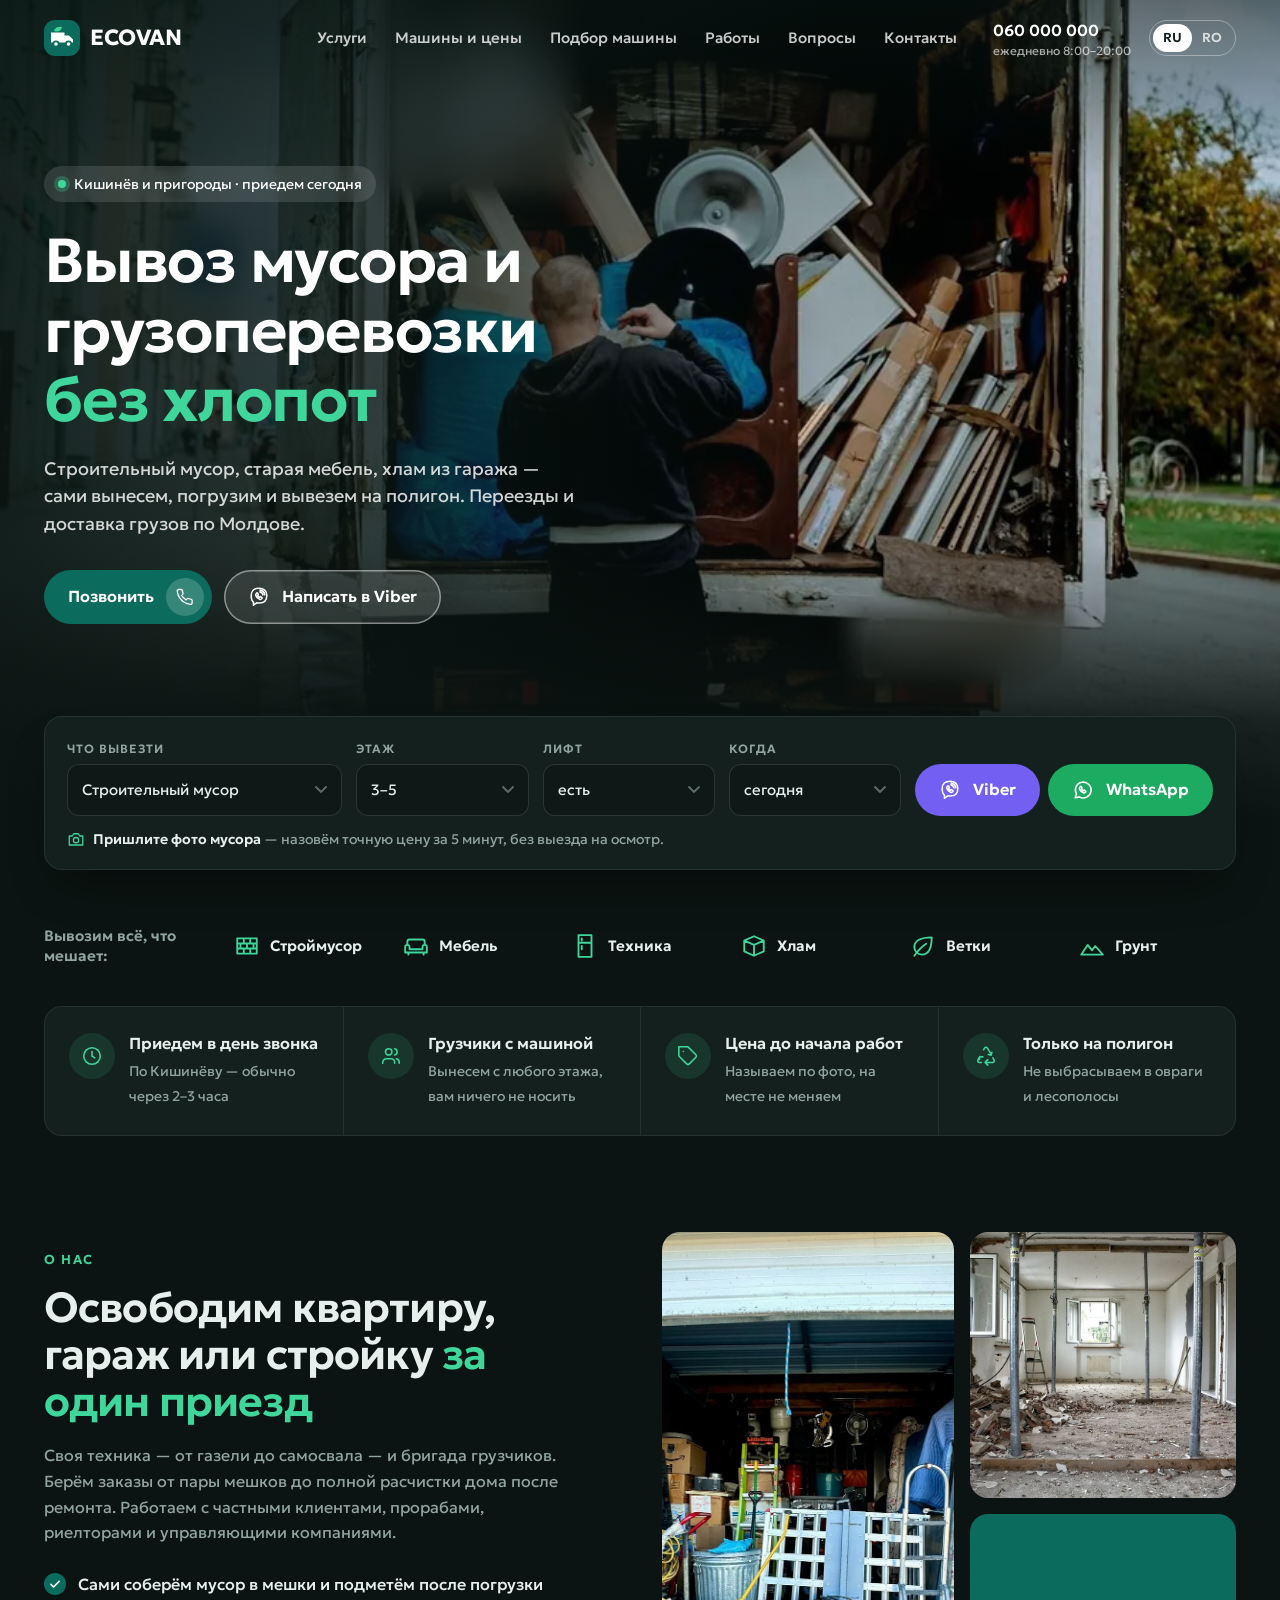
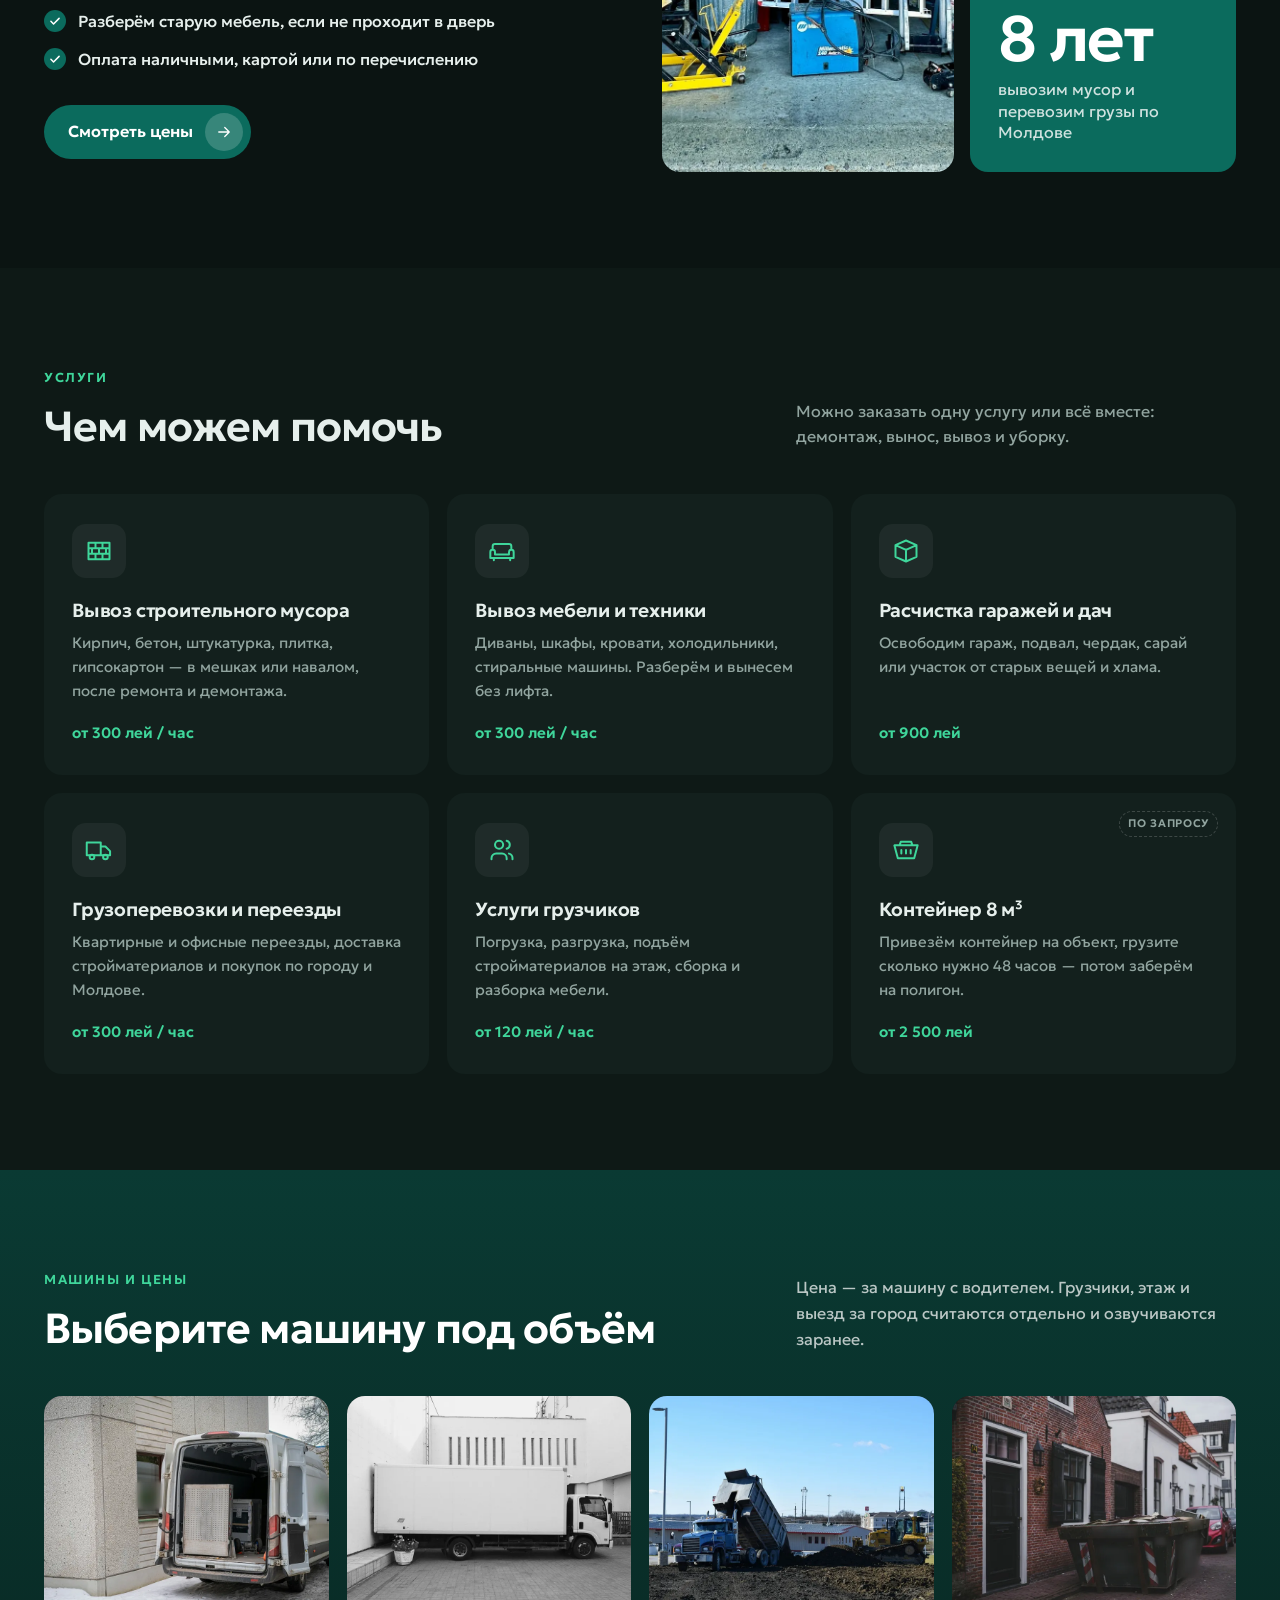
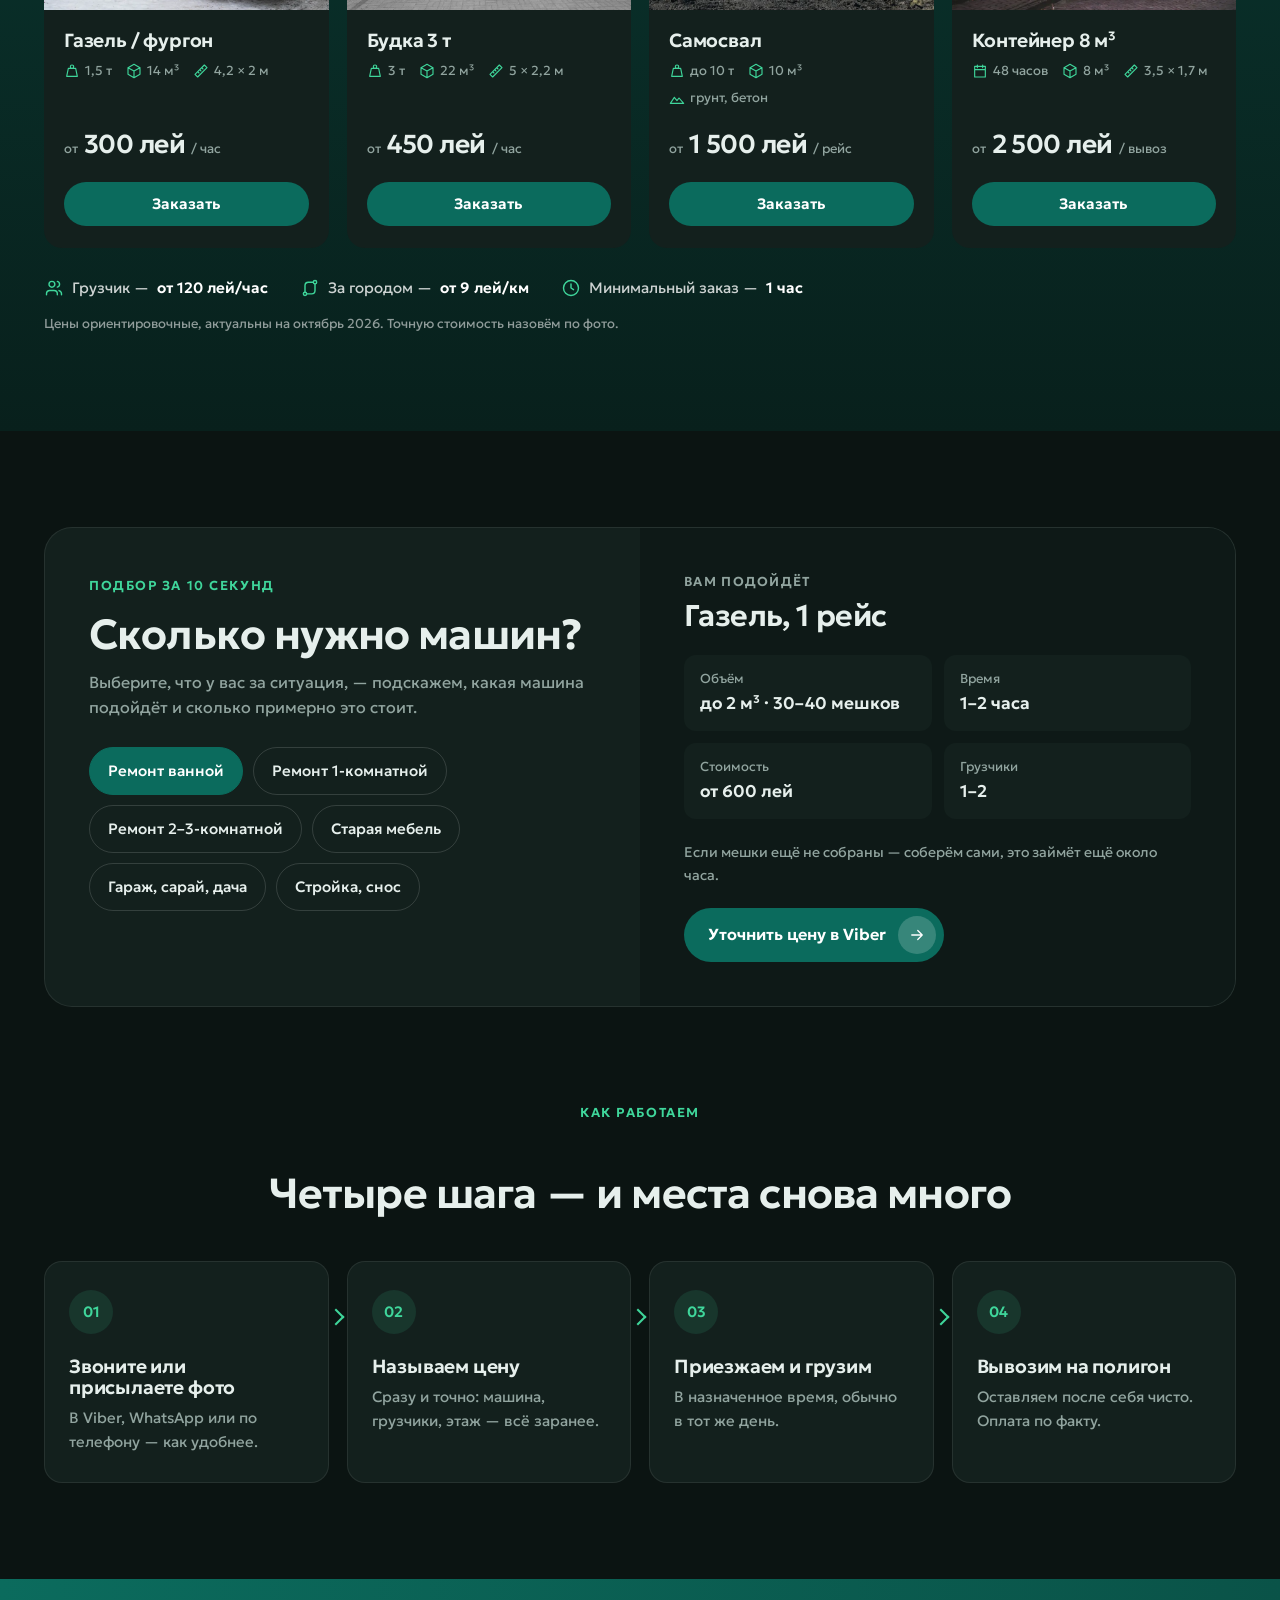
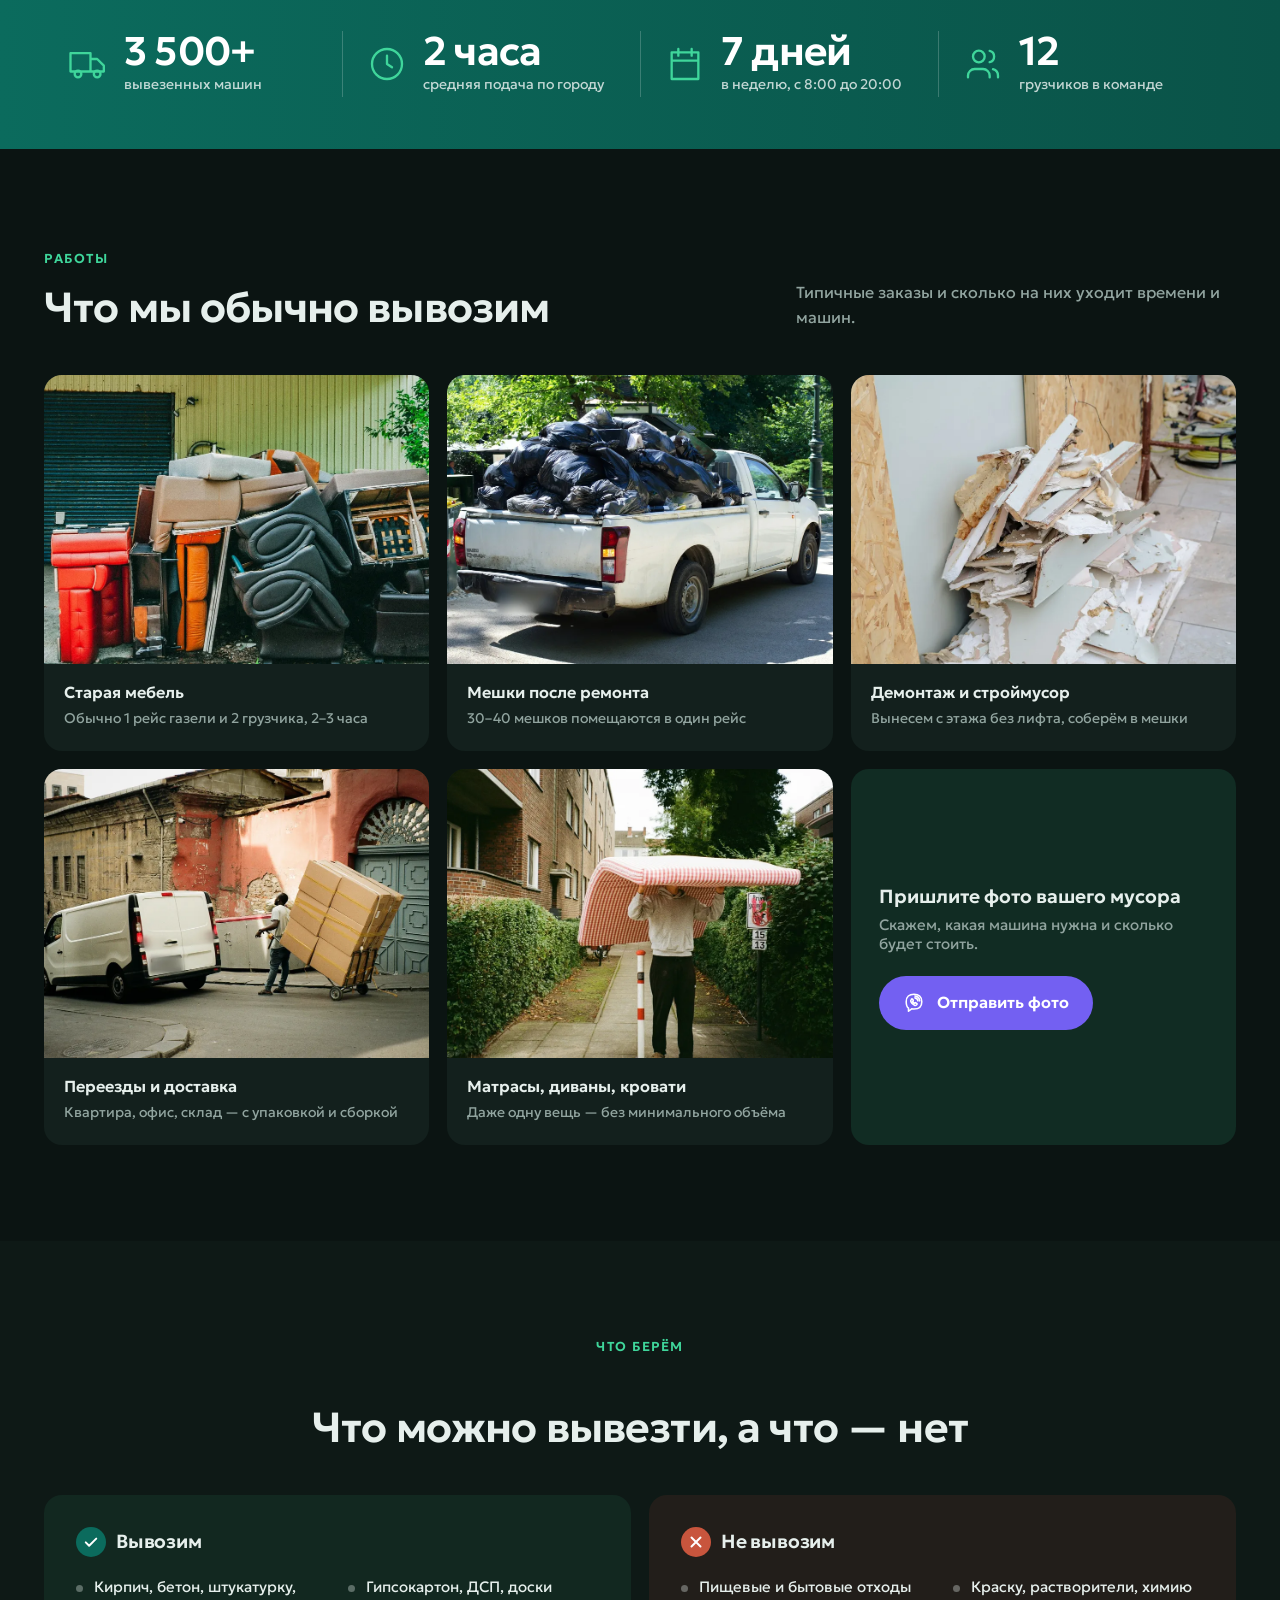
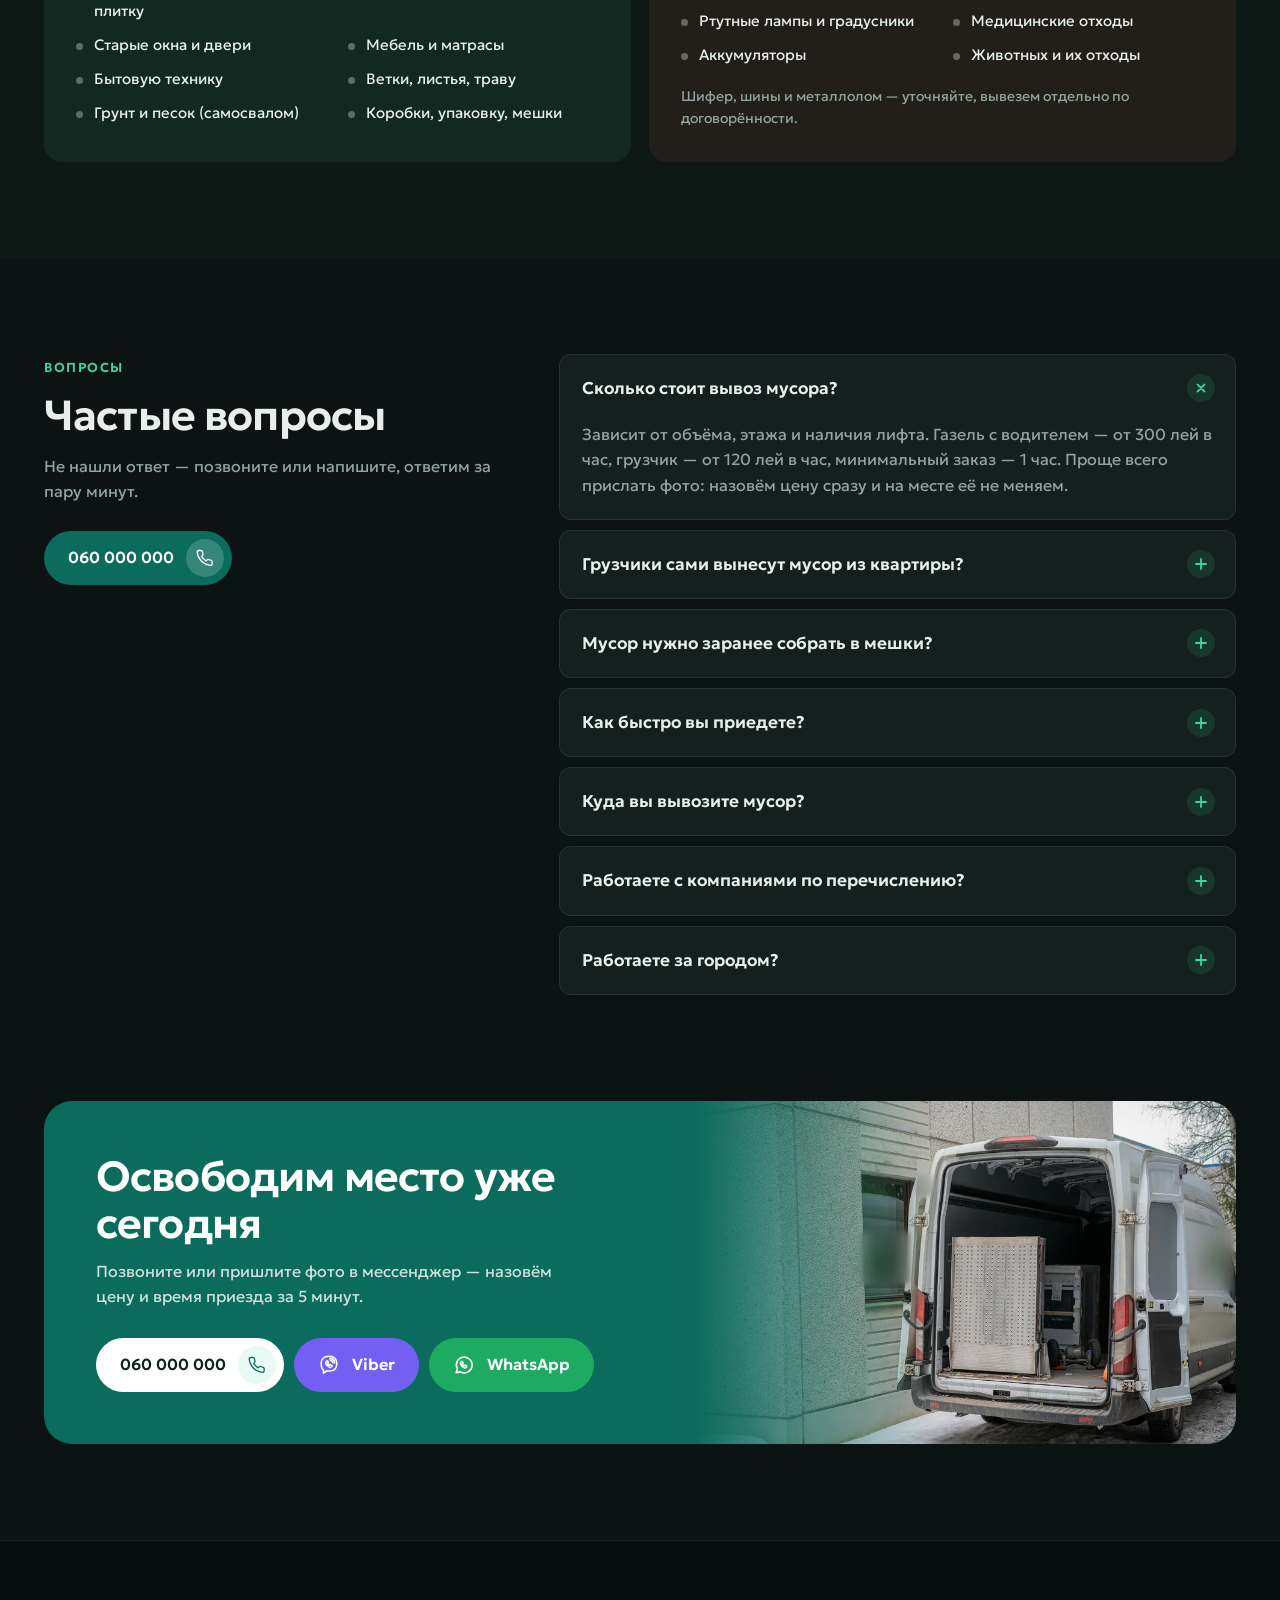
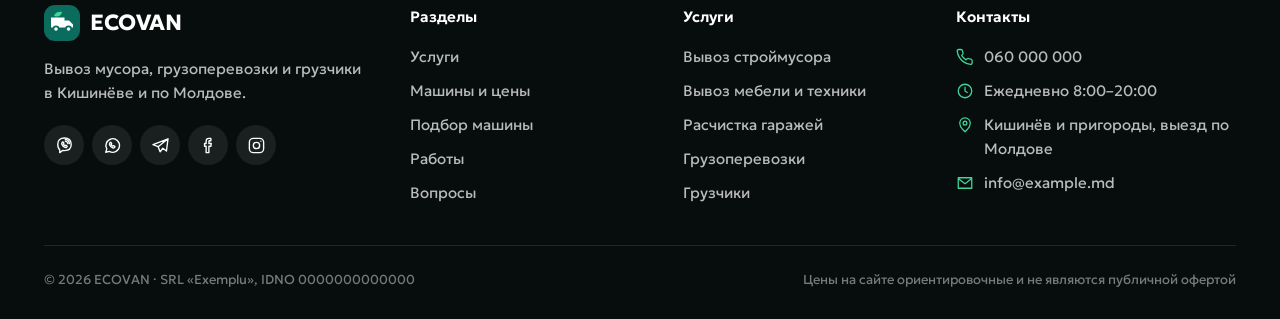
<file: index.html>
<!doctype html>
<html lang="ru">
<head>
<meta charset="utf-8">
<meta name="viewport" content="width=device-width,initial-scale=1">
<title>Вывоз мусора и грузоперевозки в Кишинёве — ECOVAN · 060 000 000</title>
<meta name="description" content="Вывоз строительного мусора, старой мебели и хлама с грузчиками. Грузоперевозки и переезды по Кишинёву и Молдове. Газель от 300 лей/час, приезд в день звонка. Пришлите фото — назовём цену.">
<link rel="canonical" href="https://webonix-md.github.io/vyvoz-dark/">
<link rel="alternate" hreflang="ru" href="https://webonix-md.github.io/vyvoz-dark/">
<link rel="alternate" hreflang="ro" href="https://webonix-md.github.io/vyvoz-dark/ro.html">
<meta property="og:type" content="website">
<meta property="og:locale" content="ru_RU">
<meta property="og:title" content="Вывоз мусора и грузоперевозки в Кишинёве — ECOVAN">
<meta property="og:description" content="Строймусор, мебель, хлам — вынесем, погрузим, вывезем. Газель от 300 лей/час. Пришлите фото — назовём цену.">
<meta property="og:url" content="https://webonix-md.github.io/vyvoz-dark/">
<meta property="og:image" content="https://webonix-md.github.io/vyvoz-dark/img/og/og-square-ru.jpg">
<meta property="og:image:width" content="1200">
<meta property="og:image:height" content="1200">
<meta name="theme-color" content="#0B1412">
<link rel="icon" href="favicon.svg" type="image/svg+xml">
<link rel="preload" href="fonts/Geologica-SemiBold.woff2" as="font" type="font/woff2" crossorigin>
<link rel="preload" href="fonts/Geologica-Regular.woff2" as="font" type="font/woff2" crossorigin>
<link rel="stylesheet" href="style.css">
<script type="application/ld+json">
{"@context":"https://schema.org","@type":"MovingCompany","name":"ECOVAN","description":"Вывоз мусора, грузоперевозки и грузчики в Кишинёве","telephone":"+37360000000","url":"https://webonix-md.github.io/vyvoz-dark/","image":"https://webonix-md.github.io/vyvoz-dark/img/og/og-square-ru.jpg","priceRange":"от 300 MDL","areaServed":"Chișinău","address":{"@type":"PostalAddress","addressLocality":"Chișinău","addressCountry":"MD"},"openingHours":"Mo-Su 08:00-20:00"}
</script>
</head>
<body>

<!-- ============ ИКОНКИ ============ -->
<svg width="0" height="0" style="position:absolute" aria-hidden="true">
  <symbol id="i-arrow" viewBox="0 0 24 24"><path d="M5 12h14M13 6l6 6-6 6"/></symbol>
  <symbol id="i-phone" viewBox="0 0 24 24"><path d="M21.5 16.9v3a2 2 0 0 1-2.2 2 19.8 19.8 0 0 1-8.6-3.1 19.5 19.5 0 0 1-6-6A19.8 19.8 0 0 1 1.6 4.2 2 2 0 0 1 3.6 2h3a2 2 0 0 1 2 1.7c.1.9.4 1.8.7 2.7a2 2 0 0 1-.5 2.1L7.5 9.8a16 16 0 0 0 6 6l1.3-1.3a2 2 0 0 1 2.1-.4c.9.3 1.8.6 2.7.7a2 2 0 0 1 1.9 2.1z"/></symbol>
  <symbol id="i-viber" viewBox="0 0 24 24"><path d="M12 2.5c5.2 0 8.5 2.4 8.5 8s-3.3 8-8.5 8c-.9 0-1.7-.1-2.5-.2L6 21v-3.5c-1.8-1.3-2.5-3.6-2.5-7 0-5.6 3.3-8 8.5-8z"/><path d="M9.3 7.7c.3-.3.7-.3 1 0l.8 1.1c.2.3.2.7-.1 1l-.4.4c.4.9 1.2 1.7 2.1 2.1l.4-.4c.3-.3.7-.3 1-.1l1.1.8c.3.3.3.7 0 1l-.6.6c-.5.5-1.3.6-2 .3a7.4 7.4 0 0 1-4-4c-.3-.7-.2-1.5.3-2zM13 6.4a4 4 0 0 1 3.3 3.3M13 4.4a6 6 0 0 1 5.3 5.3"/></symbol>
  <symbol id="i-wa" viewBox="0 0 24 24"><path d="M3.5 20.5l1.3-4.2A8.6 8.6 0 1 1 8 19.5z"/><path d="M9 8.2c.3-.3.7-.3 1 0l.8 1.1c.2.3.2.7-.1 1l-.4.4c.4.9 1.2 1.7 2.1 2.1l.4-.4c.3-.3.7-.3 1-.1l1.1.8c.3.3.3.7 0 1l-.6.6c-.5.5-1.3.6-2 .3a7.4 7.4 0 0 1-4-4c-.3-.7-.2-1.5.3-2z"/></symbol>
  <symbol id="i-truck" viewBox="0 0 24 24"><path d="M1.5 5.5h12v11h-12zM13.5 9h4l4 4v3.5h-8"/><circle cx="6" cy="18" r="2"/><circle cx="17.5" cy="18" r="2"/></symbol>
  <symbol id="i-bricks" viewBox="0 0 24 24"><path d="M3 5h18v14H3zM3 9.7h18M3 14.3h18M9 5v4.7M15 5v4.7M6 9.7v4.6M12 9.7v4.6M18 9.7v4.6M9 14.3V19M15 14.3V19"/></symbol>
  <symbol id="i-sofa" viewBox="0 0 24 24"><path d="M4 11V8a2 2 0 0 1 2-2h12a2 2 0 0 1 2 2v3M2 13a2 2 0 0 1 4 0v2h12v-2a2 2 0 0 1 4 0v5H2zM5 18v2M19 18v2"/></symbol>
  <symbol id="i-fridge" viewBox="0 0 24 24"><path d="M6 2h12v20H6zM6 9h12M9 5v2M9 12v3"/></symbol>
  <symbol id="i-box" viewBox="0 0 24 24"><path d="M3 7l9-4 9 4v10l-9 4-9-4zM3 7l9 4 9-4M12 11v10"/></symbol>
  <symbol id="i-leaf" viewBox="0 0 24 24"><path d="M11 20a7 7 0 0 1-7-7c0-6 6-9 16-9 0 10-3 16-9 16zM4 21c3.5-5 7-8.5 11-11"/></symbol>
  <symbol id="i-soil" viewBox="0 0 24 24"><path d="M2 20l6-9 4 5 3-4 7 8zM2 20h20"/></symbol>
  <symbol id="i-clock" viewBox="0 0 24 24"><circle cx="12" cy="12" r="9"/><path d="M12 7v5l3 2"/></symbol>
  <symbol id="i-users" viewBox="0 0 24 24"><path d="M16 20v-1a4 4 0 0 0-4-4H7a4 4 0 0 0-4 4v1M9.5 11a3.5 3.5 0 1 0 0-7 3.5 3.5 0 0 0 0 7zM21 20v-1a4 4 0 0 0-3-3.9M16 4.1a3.5 3.5 0 0 1 0 6.8"/></symbol>
  <symbol id="i-tag" viewBox="0 0 24 24"><path d="M20.6 13.4l-7.2 7.2a2 2 0 0 1-2.8 0L2 12V2h10l8.6 8.6a2 2 0 0 1 0 2.8zM7 7h.01"/></symbol>
  <symbol id="i-recycle" viewBox="0 0 24 24"><path d="M7 19H4.8a1.8 1.8 0 0 1-1.6-2.7L5.4 12.5M11 19h8.2a1.8 1.8 0 0 0 1.6-2.7l-1.3-2.2M14 16l-3 3 3 3M8.6 12.9l-3.2-.4-.6 3.2M9.3 5.2l1.1-1.9a1.8 1.8 0 0 1 3.1 0L17.6 10M14.5 10.3l3.1.8.8-3.1"/></symbol>
  <symbol id="i-check" viewBox="0 0 24 24"><path d="M5 12.5l4.5 4.5L19 7.5"/></symbol>
  <symbol id="i-x" viewBox="0 0 24 24"><path d="M6 6l12 12M18 6L6 18"/></symbol>
  <symbol id="i-skip" viewBox="0 0 24 24"><path d="M2 8h20l-3 11H5zM6.5 8l1-3h9l1 3M8 12v3M12 12v3M16 12v3"/></symbol>
  <symbol id="i-weight" viewBox="0 0 24 24"><path d="M6.5 8h11l2.5 12H4zM12 8a2.5 2.5 0 1 0 0-5 2.5 2.5 0 0 0 0 5z"/></symbol>
  <symbol id="i-cube" viewBox="0 0 24 24"><path d="M12 2l9 5v10l-9 5-9-5V7zM3 7l9 5 9-5M12 12v10"/></symbol>
  <symbol id="i-ruler" viewBox="0 0 24 24"><path d="M3 17L17 3l4 4L7 21zM7 13l2 2M10 10l2 2M13 7l2 2"/></symbol>
  <symbol id="i-pin" viewBox="0 0 24 24"><path d="M12 21s-7-6.2-7-11.5a7 7 0 0 1 14 0C19 14.8 12 21 12 21z"/><circle cx="12" cy="9.5" r="2.5"/></symbol>
  <symbol id="i-mail" viewBox="0 0 24 24"><path d="M3 5h18v14H3zM3 6l9 7 9-7"/></symbol>
  <symbol id="i-cal" viewBox="0 0 24 24"><path d="M4 5h16v16H4zM4 10h16M8 3v4M16 3v4"/></symbol>
  <symbol id="i-camera" viewBox="0 0 24 24"><path d="M3 8h4l2-3h6l2 3h4v12H3z"/><circle cx="12" cy="13.5" r="3.5"/></symbol>
  <symbol id="i-hammer" viewBox="0 0 24 24"><path d="M13.5 10.5l-9 9a2.1 2.1 0 0 1-3-3l9-9M10.5 7.5l3.5-3.5 6 6-3.5 3.5zM14.5 3.5L17 1l6 6-2.5 2.5"/></symbol>
  <symbol id="i-route" viewBox="0 0 24 24"><circle cx="6" cy="19" r="2"/><circle cx="18" cy="5" r="2"/><path d="M6 17V9a4 4 0 0 1 4-4h6M18 7v8a4 4 0 0 1-4 4H8"/></symbol>
  <symbol id="i-menu" viewBox="0 0 24 24"><path d="M4 7h16M4 12h16M4 17h16"/></symbol>
  <symbol id="i-tg" viewBox="0 0 24 24"><path d="M21.5 3.5L2.5 11l6.5 2.5 2.5 6.5 3.5-4.5 4.5 3.5zM9 13.5l12.5-10"/></symbol>
  <symbol id="i-fb" viewBox="0 0 24 24"><path d="M15 3h-2.5A3.5 3.5 0 0 0 9 6.5V9.5H7v3.5h2V21h3.5v-8H15l.5-3.5h-3V7a1 1 0 0 1 1-1H15z"/></symbol>
  <symbol id="i-ig" viewBox="0 0 24 24"><rect x="3" y="3" width="18" height="18" rx="5"/><circle cx="12" cy="12" r="4"/><path d="M17.5 6.5h.01"/></symbol>
</svg>

<!-- ============ ШАПКА ============ -->
<header class="hdr hdr--over">
  <div class="wrap">
    <a href="#" class="logo" aria-label="ECOVAN — на главную">
      <svg viewBox="0 0 36 36" aria-hidden="true"><rect width="36" height="36" rx="11" fill="#0B6B5D"/><path d="M7 12.5h13.5v10H7zM20.5 15.5h4.5l4 4v3h-8.5z" fill="#fff"/><circle cx="12" cy="24" r="2.6" fill="#fff" stroke="#0B6B5D" stroke-width="1.6"/><circle cx="24.5" cy="24" r="2.6" fill="#fff" stroke="#0B6B5D" stroke-width="1.6"/><path d="M10 10.5c1.5-3 4.5-4 8-3.6-.6 3.2-3 5-6.6 4.6" fill="#3FD69B"/></svg>
      ECOVAN
    </a>
    <nav class="nav" id="nav">
      <a href="#uslugi">Услуги</a>
      <a href="#ceny">Машины и цены</a>
      <a href="#podbor">Подбор машины</a>
      <a href="#raboty">Работы</a>
      <a href="#voprosy">Вопросы</a>
      <a href="#kontakty">Контакты</a>
    </nav>
    <div class="hdr__r">
      <a class="hdr__tel" href="tel:+37360000000">060 000 000<small>ежедневно 8:00–20:00</small></a>
      <div class="lang"><a href="index.html" aria-current="page">RU</a><a href="ro.html" hreflang="ro">RO</a></div>
      <button class="burger" id="burger" aria-label="Меню" aria-expanded="false" aria-controls="nav"><svg class="i"><use href="#i-menu"/></svg></button>
    </div>
  </div>
</header>

<main>
<!-- ============ HERO ============ -->
<section class="hero">
    <div class="hero__box">
      <picture>
        <source media="(max-width:640px)" srcset="img/hero-m.webp">
        <img src="img/hero.webp" width="2200" height="1464" alt="Грузчик загружает старую мебель и мусор в грузовую газель" fetchpriority="high">
      </picture>
      <div class="wrap hero__in"><div class="hero__txt">
        <div class="hero__badge"><i></i>Кишинёв и пригороды · приедем сегодня</div>
        <h1>Вывоз мусора и грузоперевозки <span>без хлопот</span></h1>
        <p class="hero__lead">Строительный мусор, старая мебель, хлам из гаража — сами вынесем, погрузим и вывезем на полигон. Переезды и доставка грузов по Молдове.</p>
        <div class="hero__cta">
          <a class="btn btn--p" href="tel:+37360000000">Позвонить <span class="ar"><svg class="i"><use href="#i-phone"/></svg></span></a>
          <a class="btn btn--ghost" href="viber://chat?number=%2B37360000000"><svg class="i"><use href="#i-viber"/></svg>Написать в Viber</a>
        </div>
      </div></div>
    </div>
  <div class="wrap">

    <!-- быстрая цена: не форма, а сборка сообщения в мессенджер -->
    <div class="quick rv" id="quick" data-msg="Здравствуйте! Нужен вывоз / перевозка: {what}. Этаж: {floor}, лифт: {lift}. Когда: {when}. Сейчас пришлю фото." data-copied="Текст скопирован — вставьте его в чат Viber и прикрепите фото">
      <div class="quick__row">
        <div><label for="q-what">Что вывезти</label>
          <select id="q-what"><option>Строительный мусор</option><option>Старая мебель, техника</option><option>Хлам из гаража, подвала, дачи</option><option>Переезд / перевозка груза</option></select></div>
        <div><label for="q-floor">Этаж</label>
          <select id="q-floor"><option>Частный дом</option><option>1–2</option><option selected>3–5</option><option>6 и выше</option></select></div>
        <div><label for="q-lift">Лифт</label>
          <select id="q-lift"><option>есть</option><option>нет</option><option>грузовой</option></select></div>
        <div><label for="q-when">Когда</label>
          <select id="q-when"><option>сегодня</option><option>завтра</option><option>на этой неделе</option></select></div>
        <div class="quick__btns">
          <a class="btn btn--viber js-viber" href="viber://chat?number=%2B37360000000"><svg class="i"><use href="#i-viber"/></svg>Viber</a>
          <a class="btn btn--wa js-wa" href="https://wa.me/37360000000" target="_blank" rel="noopener"><svg class="i"><use href="#i-wa"/></svg>WhatsApp</a>
        </div>
      </div>
      <p class="quick__note"><svg class="i"><use href="#i-camera"/></svg><span><b>Пришлите фото мусора</b> — назовём точную цену за 5 минут, без выезда на осмотр.</span></p>
    </div>
  </div>
</section>

<!-- ============ ЧТО ВЫВОЗИМ ============ -->
<section class="what">
  <div class="wrap what__in rv">
    <p class="what__t">Вывозим всё, что мешает:</p>
    <ul class="what__list">
      <li><svg class="i"><use href="#i-bricks"/></svg>Строймусор</li>
      <li><svg class="i"><use href="#i-sofa"/></svg>Мебель</li>
      <li><svg class="i"><use href="#i-fridge"/></svg>Техника</li>
      <li><svg class="i"><use href="#i-box"/></svg>Хлам</li>
      <li><svg class="i"><use href="#i-leaf"/></svg>Ветки</li>
      <li><svg class="i"><use href="#i-soil"/></svg>Грунт</li>
    </ul>
  </div>
</section>

<!-- ============ 4 ПРЕИМУЩЕСТВА ============ -->
<section class="feats">
  <div class="wrap">
    <div class="feats__grid rv">
      <div class="feat"><span class="ico"><svg class="i"><use href="#i-clock"/></svg></span><div><b>Приедем в день звонка</b><span>По Кишинёву — обычно через 2–3 часа</span></div></div>
      <div class="feat"><span class="ico"><svg class="i"><use href="#i-users"/></svg></span><div><b>Грузчики с машиной</b><span>Вынесем с любого этажа, вам ничего не носить</span></div></div>
      <div class="feat"><span class="ico"><svg class="i"><use href="#i-tag"/></svg></span><div><b>Цена до начала работ</b><span>Называем по фото, на месте не меняем</span></div></div>
      <div class="feat"><span class="ico"><svg class="i"><use href="#i-recycle"/></svg></span><div><b>Только на полигон</b><span>Не выбрасываем в овраги и лесополосы</span></div></div>
    </div>
  </div>
</section>

<!-- ============ О НАС ============ -->
<section class="sec about">
  <div class="wrap about__grid">
    <div class="rv">
      <span class="eyebrow">О нас</span>
      <h2>Освободим квартиру, гараж или стройку <span class="hl">за один приезд</span></h2>
      <p>Своя техника — от газели до самосвала — и бригада грузчиков. Берём заказы от пары мешков до полной расчистки дома после ремонта. Работаем с частными клиентами, прорабами, риелторами и управляющими компаниями.</p>
      <ul class="checks">
        <li><svg class="i"><use href="#i-check"/></svg>Сами соберём мусор в мешки и подметём после погрузки</li>
        <li><svg class="i"><use href="#i-check"/></svg>Разберём старую мебель, если не проходит в дверь</li>
        <li><svg class="i"><use href="#i-check"/></svg>Оплата наличными, картой или по перечислению</li>
      </ul>
      <a class="btn btn--p" href="#ceny">Смотреть цены <span class="ar"><svg class="i"><use href="#i-arrow"/></svg></span></a>
    </div>
    <div class="collage rv">
      <img class="c1" src="img/about-1.webp" width="900" height="1125" alt="Гараж, заставленный старыми вещами и инструментами" loading="lazy">
      <img class="c2" src="img/about-2.webp" width="700" height="700" alt="Комната после демонтажа, на полу строительный мусор" loading="lazy">
      <div class="num"><b>8 лет</b><span>вывозим мусор и перевозим грузы по Молдове</span></div>
    </div>
  </div>
</section>

<!-- ============ УСЛУГИ ============ -->
<section class="sec svc" id="uslugi">
  <div class="wrap">
    <div class="sec-head rv">
      <div><span class="eyebrow">Услуги</span><h2>Чем можем помочь</h2></div>
      <p>Можно заказать одну услугу или всё вместе: демонтаж, вынос, вывоз и уборку.</p>
    </div>
    <div class="svc__grid">
      <article class="card rv"><span class="ico"><svg class="i"><use href="#i-bricks"/></svg></span><h3>Вывоз строительного мусора</h3><p>Кирпич, бетон, штукатурка, плитка, гипсокартон — в мешках или навалом, после ремонта и демонтажа.</p><span class="card__price">от 300 лей / час</span></article>
      <article class="card rv"><span class="ico"><svg class="i"><use href="#i-sofa"/></svg></span><h3>Вывоз мебели и техники</h3><p>Диваны, шкафы, кровати, холодильники, стиральные машины. Разберём и вынесем без лифта.</p><span class="card__price">от 300 лей / час</span></article>
      <article class="card rv"><span class="ico"><svg class="i"><use href="#i-box"/></svg></span><h3>Расчистка гаражей и дач</h3><p>Освободим гараж, подвал, чердак, сарай или участок от старых вещей и хлама.</p><span class="card__price">от 900 лей</span></article>
      <article class="card rv"><span class="ico"><svg class="i"><use href="#i-truck"/></svg></span><h3>Грузоперевозки и переезды</h3><p>Квартирные и офисные переезды, доставка стройматериалов и покупок по городу и Молдове.</p><span class="card__price">от 300 лей / час</span></article>
      <article class="card rv"><span class="ico"><svg class="i"><use href="#i-users"/></svg></span><h3>Услуги грузчиков</h3><p>Погрузка, разгрузка, подъём стройматериалов на этаж, сборка и разборка мебели.</p><span class="card__price">от 120 лей / час</span></article>
      <article class="card card--opt rv" data-opt="по запросу"><span class="ico"><svg class="i"><use href="#i-skip"/></svg></span><h3>Контейнер 8 м³</h3><p>Привезём контейнер на объект, грузите сколько нужно 48 часов — потом заберём на полигон.</p><span class="card__price">от 2 500 лей</span></article>
    </div>
  </div>
</section>

<!-- ============ МАШИНЫ И ЦЕНЫ ============ -->
<section class="sec cars" id="ceny">
  <div class="wrap">
    <div class="sec-head rv">
      <div><span class="eyebrow">Машины и цены</span><h2>Выберите машину под объём</h2></div>
      <p>Цена — за машину с водителем. Грузчики, этаж и выезд за город считаются отдельно и озвучиваются заранее.</p>
    </div>
    <div class="cars__grid">
      <article class="car rv">
        <img src="img/car-van.webp" width="800" height="600" alt="Грузовой фургон с открытыми задними дверями" loading="lazy">
        <div class="car__b">
          <h3>Газель / фургон</h3>
          <div class="car__specs"><span><svg class="i"><use href="#i-weight"/></svg>1,5 т</span><span><svg class="i"><use href="#i-cube"/></svg>14 м³</span><span><svg class="i"><use href="#i-ruler"/></svg>4,2 × 2 м</span></div>
          <div class="car__price"><small>от</small><b>300 лей</b><small>/ час</small></div>
          <a class="btn btn--p btn--sm" href="viber://chat?number=%2B37360000000">Заказать</a>
        </div>
      </article>
      <article class="car rv">
        <img src="img/car-box.webp" width="800" height="600" alt="Грузовик с будкой" loading="lazy">
        <div class="car__b">
          <h3>Будка 3 т</h3>
          <div class="car__specs"><span><svg class="i"><use href="#i-weight"/></svg>3 т</span><span><svg class="i"><use href="#i-cube"/></svg>22 м³</span><span><svg class="i"><use href="#i-ruler"/></svg>5 × 2,2 м</span></div>
          <div class="car__price"><small>от</small><b>450 лей</b><small>/ час</small></div>
          <a class="btn btn--p btn--sm" href="viber://chat?number=%2B37360000000">Заказать</a>
        </div>
      </article>
      <article class="car rv">
        <img src="img/car-dump.webp" width="800" height="600" alt="Самосвал выгружает грунт" loading="lazy">
        <div class="car__b">
          <h3>Самосвал</h3>
          <div class="car__specs"><span><svg class="i"><use href="#i-weight"/></svg>до 10 т</span><span><svg class="i"><use href="#i-cube"/></svg>10 м³</span><span><svg class="i"><use href="#i-soil"/></svg>грунт, бетон</span></div>
          <div class="car__price"><small>от</small><b>1 500 лей</b><small>/ рейс</small></div>
          <a class="btn btn--p btn--sm" href="viber://chat?number=%2B37360000000">Заказать</a>
        </div>
      </article>
      <article class="car rv">
        <img src="img/car-skip.webp" width="800" height="600" alt="Металлический контейнер для строительного мусора у дома" loading="lazy">
        <div class="car__b">
          <h3>Контейнер 8 м³</h3>
          <div class="car__specs"><span><svg class="i"><use href="#i-cal"/></svg>48 часов</span><span><svg class="i"><use href="#i-cube"/></svg>8 м³</span><span><svg class="i"><use href="#i-ruler"/></svg>3,5 × 1,7 м</span></div>
          <div class="car__price"><small>от</small><b>2 500 лей</b><small>/ вывоз</small></div>
          <a class="btn btn--p btn--sm" href="viber://chat?number=%2B37360000000">Заказать</a>
        </div>
      </article>
    </div>
    <div class="cars__extra rv">
      <span><svg class="i"><use href="#i-users"/></svg>Грузчик — <b>от 120 лей/час</b></span>
      <span><svg class="i"><use href="#i-route"/></svg>За городом — <b>от 9 лей/км</b></span>
      <span><svg class="i"><use href="#i-clock"/></svg>Минимальный заказ — <b>1 час</b></span>
    </div>
    <p class="cars__date">Цены ориентировочные, актуальны на октябрь 2026. Точную стоимость назовём по фото.</p>
  </div>
</section>

<!-- ============ ПОДБОР МАШИНЫ ============ -->
<section class="sec calc" id="podbor">
  <div class="wrap">
    <div class="calc__box rv">
      <div class="calc__l">
        <span class="eyebrow">Подбор за 10 секунд</span>
        <h2>Сколько нужно машин?</h2>
        <p>Выберите, что у вас за ситуация, — подскажем, какая машина подойдёт и сколько примерно это стоит.</p>
        <div class="chips" id="chips" role="group" aria-label="Тип работ">
          <button class="chip" data-k="bath" aria-pressed="true">Ремонт ванной</button>
          <button class="chip" data-k="flat1" aria-pressed="false">Ремонт 1-комнатной</button>
          <button class="chip" data-k="flat3" aria-pressed="false">Ремонт 2–3-комнатной</button>
          <button class="chip" data-k="furn" aria-pressed="false">Старая мебель</button>
          <button class="chip" data-k="garage" aria-pressed="false">Гараж, сарай, дача</button>
          <button class="chip" data-k="build" aria-pressed="false">Стройка, снос</button>
        </div>
      </div>
      <div class="calc__r" aria-live="polite">
        <span class="res__tag">Вам подойдёт</span>
        <div id="res">
          <div class="res__car" id="r-car"></div>
          <div class="res__rows">
            <div><small>Объём</small><b id="r-vol"></b></div>
            <div><small>Время</small><b id="r-time"></b></div>
            <div><small>Стоимость</small><b id="r-price"></b></div>
            <div><small>Грузчики</small><b id="r-men"></b></div>
          </div>
          <p class="res__note" id="r-note"></p>
        </div>
        <a class="btn btn--p" href="viber://chat?number=%2B37360000000">Уточнить цену в Viber <span class="ar"><svg class="i"><use href="#i-arrow"/></svg></span></a>
      </div>
    </div>
  </div>
  <script type="application/json" id="calc-data">
  {
    "bath":  {"car":"Газель, 1 рейс","vol":"до 2 м³ · 30–40 мешков","time":"1–2 часа","price":"от 600 лей","men":"1–2","note":"Если мешки ещё не собраны — соберём сами, это займёт ещё около часа."},
    "flat1": {"car":"Газель, 2 рейса или контейнер 8 м³","vol":"4–6 м³","time":"3–4 часа","price":"от 1 200 лей","men":"2","note":"Если ремонт идёт неделями — выгоднее поставить контейнер и грузить по мере работы."},
    "flat3": {"car":"Контейнер 8 м³ или самосвал","vol":"8–12 м³","time":"1–2 дня погрузки","price":"от 2 500 лей","men":"по желанию","note":"Для крупного объёма считаем по рейсам — так дешевле, чем почасовая газель."},
    "furn":  {"car":"Газель + грузчики","vol":"диван, шкаф, кровать ≈ 6–10 м³","time":"2–3 часа","price":"от 800 лей","men":"2","note":"Разберём шкафы и кровати на месте, если не проходят в дверь или лифт."},
    "garage":{"car":"Газель или будка 3 т","vol":"6–20 м³","time":"2–4 часа","price":"от 900 лей","men":"2","note":"Металлолом и годные вещи можем отсортировать — иногда это снижает цену."},
    "build": {"car":"Самосвал 10 т","vol":"до 10 м³ за рейс","time":"по графику стройки","price":"от 1 500 лей / рейс","men":"не нужны","note":"Бетон, кирпич и грунт после сноса вывозим самосвалом, грузим экскаватором или бобкатом."}
  }
  </script>
</section>

<!-- ============ КАК РАБОТАЕМ ============ -->
<section class="sec steps-sec" style="padding-top:0">
  <div class="wrap">
    <div class="sec-head sec-head--c rv">
      <span class="eyebrow">Как работаем</span>
      <h2>Четыре шага — и места снова много</h2>
    </div>
    <div class="steps">
      <div class="step rv"><span class="step__n">01</span><h3>Звоните или присылаете фото</h3><p>В Viber, WhatsApp или по телефону — как удобнее.</p></div>
      <div class="step rv"><span class="step__n">02</span><h3>Называем цену</h3><p>Сразу и точно: машина, грузчики, этаж — всё заранее.</p></div>
      <div class="step rv"><span class="step__n">03</span><h3>Приезжаем и грузим</h3><p>В назначенное время, обычно в тот же день.</p></div>
      <div class="step rv"><span class="step__n">04</span><h3>Вывозим на полигон</h3><p>Оставляем после себя чисто. Оплата по факту.</p></div>
    </div>
  </div>
</section>

<!-- ============ ЦИФРЫ ============ -->
<section class="stats">
  <div class="wrap stats__grid">
    <div class="stat rv"><svg class="i"><use href="#i-truck"/></svg><div><b>3 500+</b><span>вывезенных машин</span></div></div>
    <div class="stat rv"><svg class="i"><use href="#i-clock"/></svg><div><b>2 часа</b><span>средняя подача по городу</span></div></div>
    <div class="stat rv"><svg class="i"><use href="#i-cal"/></svg><div><b>7 дней</b><span>в неделю, с 8:00 до 20:00</span></div></div>
    <div class="stat rv"><svg class="i"><use href="#i-users"/></svg><div><b>12</b><span>грузчиков в команде</span></div></div>
  </div>
</section>

<!-- ============ РАБОТЫ ============ -->
<section class="sec works" id="raboty">
  <div class="wrap">
    <div class="sec-head rv">
      <div><span class="eyebrow">Работы</span><h2>Что мы обычно вывозим</h2></div>
      <p>Типичные заказы и сколько на них уходит времени и машин.</p>
    </div>
    <div class="works__grid">
      <div class="work rv"><figure><img src="img/work-1.webp" width="900" height="675" alt="Старая мягкая мебель сложена у гаража" loading="lazy"></figure><figcaption><b>Старая мебель</b><span>Обычно 1 рейс газели и 2 грузчика, 2–3 часа</span></figcaption></div>
      <div class="work rv"><figure><img src="img/work-2.webp" width="900" height="675" alt="Кузов пикапа, полностью загруженный мешками с мусором" loading="lazy"></figure><figcaption><b>Мешки после ремонта</b><span>30–40 мешков помещаются в один рейс</span></figcaption></div>
      <div class="work rv"><figure><img src="img/work-3.webp" width="900" height="675" alt="Куча обломков гипсокартона в квартире" loading="lazy"></figure><figcaption><b>Демонтаж и строймусор</b><span>Вынесем с этажа без лифта, соберём в мешки</span></figcaption></div>
      <div class="work rv"><figure><img src="img/work-4.webp" width="900" height="675" alt="Грузчик везёт тележку с коробками к фургону" loading="lazy"></figure><figcaption><b>Переезды и доставка</b><span>Квартира, офис, склад — с упаковкой и сборкой</span></figcaption></div>
      <div class="work rv"><figure><img src="img/work-5.webp" width="900" height="675" alt="Человек несёт старый матрас по улице" loading="lazy"></figure><figcaption><b>Матрасы, диваны, кровати</b><span>Даже одну вещь — без минимального объёма</span></figcaption></div>
      <div class="works__more rv"><p>Пришлите фото вашего мусора<span>Скажем, какая машина нужна и сколько будет стоить.</span></p><a class="btn btn--viber" href="viber://chat?number=%2B37360000000"><svg class="i"><use href="#i-viber"/></svg>Отправить фото</a></div>
    </div>
  </div>
</section>

<!-- ============ МОЖНО / НЕЛЬЗЯ ============ -->
<section class="sec rules">
  <div class="wrap">
    <div class="sec-head sec-head--c rv">
      <span class="eyebrow">Что берём</span>
      <h2>Что можно вывезти, а что — нет</h2>
    </div>
    <div class="rules__grid">
      <div class="rule rule--ok rv">
        <h3><svg class="i"><use href="#i-check"/></svg>Вывозим</h3>
        <ul>
          <li>Кирпич, бетон, штукатурку, плитку</li>
          <li>Гипсокартон, ДСП, доски</li>
          <li>Старые окна и двери</li>
          <li>Мебель и матрасы</li>
          <li>Бытовую технику</li>
          <li>Ветки, листья, траву</li>
          <li>Грунт и песок (самосвалом)</li>
          <li>Коробки, упаковку, мешки</li>
        </ul>
      </div>
      <div class="rule rule--no rv">
        <h3><svg class="i"><use href="#i-x"/></svg>Не вывозим</h3>
        <ul>
          <li>Пищевые и бытовые отходы</li>
          <li>Краску, растворители, химию</li>
          <li>Ртутные лампы и градусники</li>
          <li>Медицинские отходы</li>
          <li>Аккумуляторы</li>
          <li>Животных и их отходы</li>
        </ul>
        <p>Шифер, шины и металлолом — уточняйте, вывезем отдельно по договорённости.</p>
      </div>
    </div>
  </div>
</section>

<!-- ============ FAQ ============ -->
<section class="sec faq" id="voprosy">
  <div class="wrap faq__grid">
    <div class="faq__side rv">
      <span class="eyebrow">Вопросы</span>
      <h2>Частые вопросы</h2>
      <p>Не нашли ответ — позвоните или напишите, ответим за пару минут.</p>
      <a class="btn btn--p" href="tel:+37360000000">060 000 000 <span class="ar"><svg class="i"><use href="#i-phone"/></svg></span></a>
    </div>
    <div class="rv">
      <details open><summary>Сколько стоит вывоз мусора?</summary><p>Зависит от объёма, этажа и наличия лифта. Газель с водителем — от 300 лей в час, грузчик — от 120 лей в час, минимальный заказ — 1 час. Проще всего прислать фото: назовём цену сразу и на месте её не меняем.</p></details>
      <details><summary>Грузчики сами вынесут мусор из квартиры?</summary><p>Да, с любого этажа — в мешках или навалом. Если лифта нет, это влияет на время работы, поэтому про этаж лучше сказать заранее.</p></details>
      <details><summary>Мусор нужно заранее собрать в мешки?</summary><p>Желательно, так быстрее и дешевле. Но можем привезти мешки и собрать всё сами.</p></details>
      <details><summary>Как быстро вы приедете?</summary><p>По Кишинёву — обычно в день обращения, через 2–3 часа. Можно заказать и на конкретное время.</p></details>
      <details><summary>Куда вы вывозите мусор?</summary><p>Только на официальный полигон. В лесополосы и овраги не выбрасываем — за это штрафуют и вас, и нас.</p></details>
      <details><summary>Работаете с компаниями по перечислению?</summary><p>Да. Выставляем счёт и e-Factura, можем работать по договору на регулярный вывоз со стройки или из магазина.</p></details>
      <details><summary>Работаете за городом?</summary><p>Да, по пригородам и всей Молдове. За городом добавляется от 9 лей за километр.</p></details>
    </div>
  </div>
</section>

<!-- ============ CTA ============ -->
<section class="cta">
  <div class="wrap">
    <div class="cta__box rv">
      <div class="cta__t">
        <h2>Освободим место уже сегодня</h2>
        <p>Позвоните или пришлите фото в мессенджер — назовём цену и время приезда за 5 минут.</p>
        <div class="cta__btns">
          <a class="btn btn--w" href="tel:+37360000000">060 000 000 <span class="ar"><svg class="i"><use href="#i-phone"/></svg></span></a>
          <a class="btn btn--viber" href="viber://chat?number=%2B37360000000"><svg class="i"><use href="#i-viber"/></svg>Viber</a>
          <a class="btn btn--wa" href="https://wa.me/37360000000" target="_blank" rel="noopener"><svg class="i"><use href="#i-wa"/></svg>WhatsApp</a>
        </div>
      </div>
      <div class="cta__img"><img src="img/cta.webp" width="900" height="675" alt="" loading="lazy"></div>
    </div>
  </div>
</section>
</main>

<!-- ============ ПОДВАЛ ============ -->
<footer class="foot" id="kontakty">
  <div class="wrap">
    <div class="foot__grid">
      <div>
        <a href="#" class="logo"><svg viewBox="0 0 36 36" aria-hidden="true"><rect width="36" height="36" rx="11" fill="#0B6B5D"/><path d="M7 12.5h13.5v10H7zM20.5 15.5h4.5l4 4v3h-8.5z" fill="#fff"/><circle cx="12" cy="24" r="2.6" fill="#fff" stroke="#0B6B5D" stroke-width="1.6"/><circle cx="24.5" cy="24" r="2.6" fill="#fff" stroke="#0B6B5D" stroke-width="1.6"/><path d="M10 10.5c1.5-3 4.5-4 8-3.6-.6 3.2-3 5-6.6 4.6" fill="#3FD69B"/></svg>ECOVAN</a>
        <p>Вывоз мусора, грузоперевозки и грузчики в Кишинёве и по Молдове.</p>
        <div class="foot__soc">
          <a href="viber://chat?number=%2B37360000000" aria-label="Viber"><svg class="i"><use href="#i-viber"/></svg></a>
          <a href="https://wa.me/37360000000" aria-label="WhatsApp" target="_blank" rel="noopener"><svg class="i"><use href="#i-wa"/></svg></a>
          <a href="https://t.me/" aria-label="Telegram" target="_blank" rel="noopener"><svg class="i"><use href="#i-tg"/></svg></a>
          <a href="https://facebook.com/" aria-label="Facebook" target="_blank" rel="noopener"><svg class="i"><use href="#i-fb"/></svg></a>
          <a href="https://instagram.com/" aria-label="Instagram" target="_blank" rel="noopener"><svg class="i"><use href="#i-ig"/></svg></a>
        </div>
      </div>
      <div>
        <h4>Разделы</h4>
        <ul><li><a href="#uslugi">Услуги</a></li><li><a href="#ceny">Машины и цены</a></li><li><a href="#podbor">Подбор машины</a></li><li><a href="#raboty">Работы</a></li><li><a href="#voprosy">Вопросы</a></li></ul>
      </div>
      <div>
        <h4>Услуги</h4>
        <ul><li>Вывоз строймусора</li><li>Вывоз мебели и техники</li><li>Расчистка гаражей</li><li>Грузоперевозки</li><li>Грузчики</li></ul>
      </div>
      <div>
        <h4>Контакты</h4>
        <ul class="foot__c">
          <li><svg class="i"><use href="#i-phone"/></svg><a href="tel:+37360000000">060 000 000</a></li>
          <li><svg class="i"><use href="#i-clock"/></svg>Ежедневно 8:00–20:00</li>
          <li><svg class="i"><use href="#i-pin"/></svg>Кишинёв и пригороды, выезд по Молдове</li>
          <li><svg class="i"><use href="#i-mail"/></svg><a href="mailto:info@example.md">info@example.md</a></li>
        </ul>
      </div>
    </div>
    <div class="foot__b"><span>© 2026 ECOVAN · SRL «Exemplu», IDNO 0000000000000</span><span>Цены на сайте ориентировочные и не являются публичной офертой</span></div>
  </div>
</footer>

<!-- нижняя панель на телефоне -->
<nav class="mbar" aria-label="Связаться">
  <a class="m-tel" href="tel:+37360000000"><svg class="i"><use href="#i-phone"/></svg>Звонок</a>
  <a class="m-vb" href="viber://chat?number=%2B37360000000"><svg class="i"><use href="#i-viber"/></svg>Viber</a>
  <a class="m-wa" href="https://wa.me/37360000000" target="_blank" rel="noopener"><svg class="i"><use href="#i-wa"/></svg>WhatsApp</a>
</nav>
<div class="toast" id="toast" role="status"></div>

<script src="main.js" defer></script>
</body>
</html>
</file>
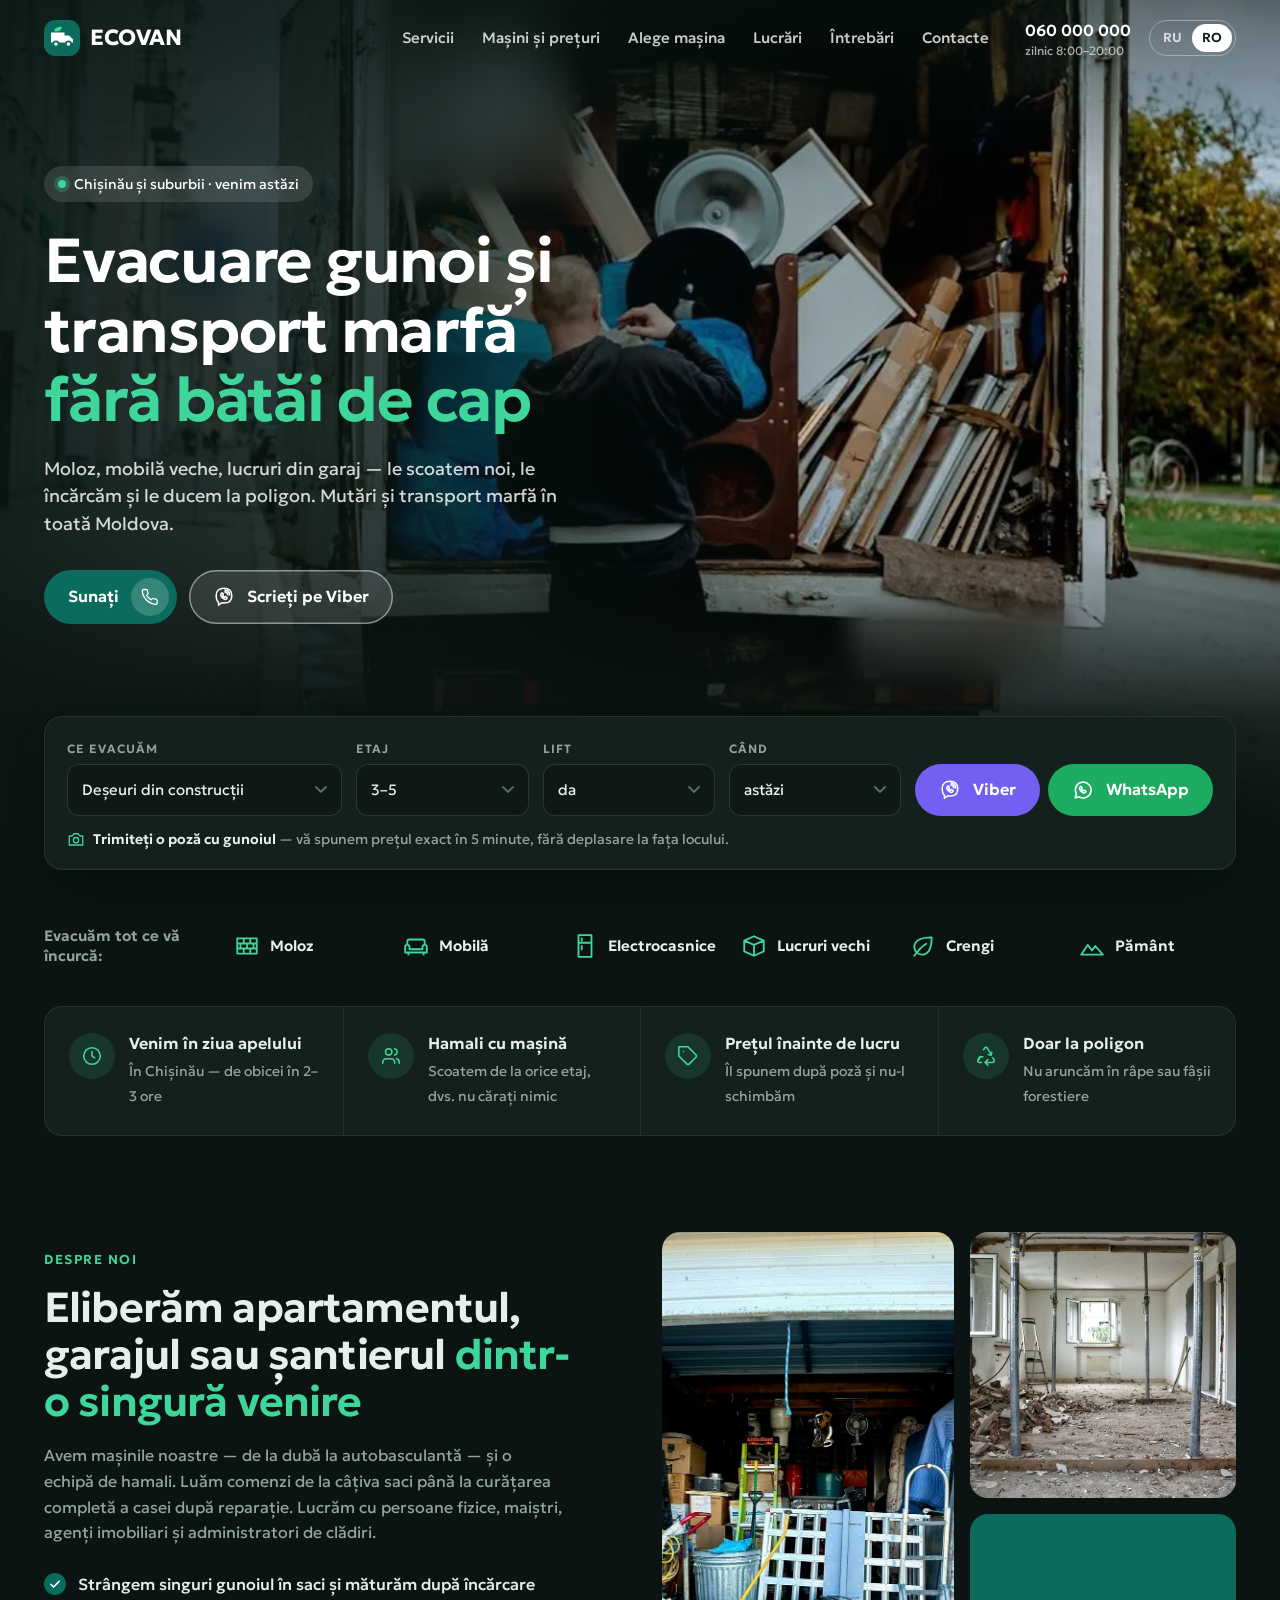
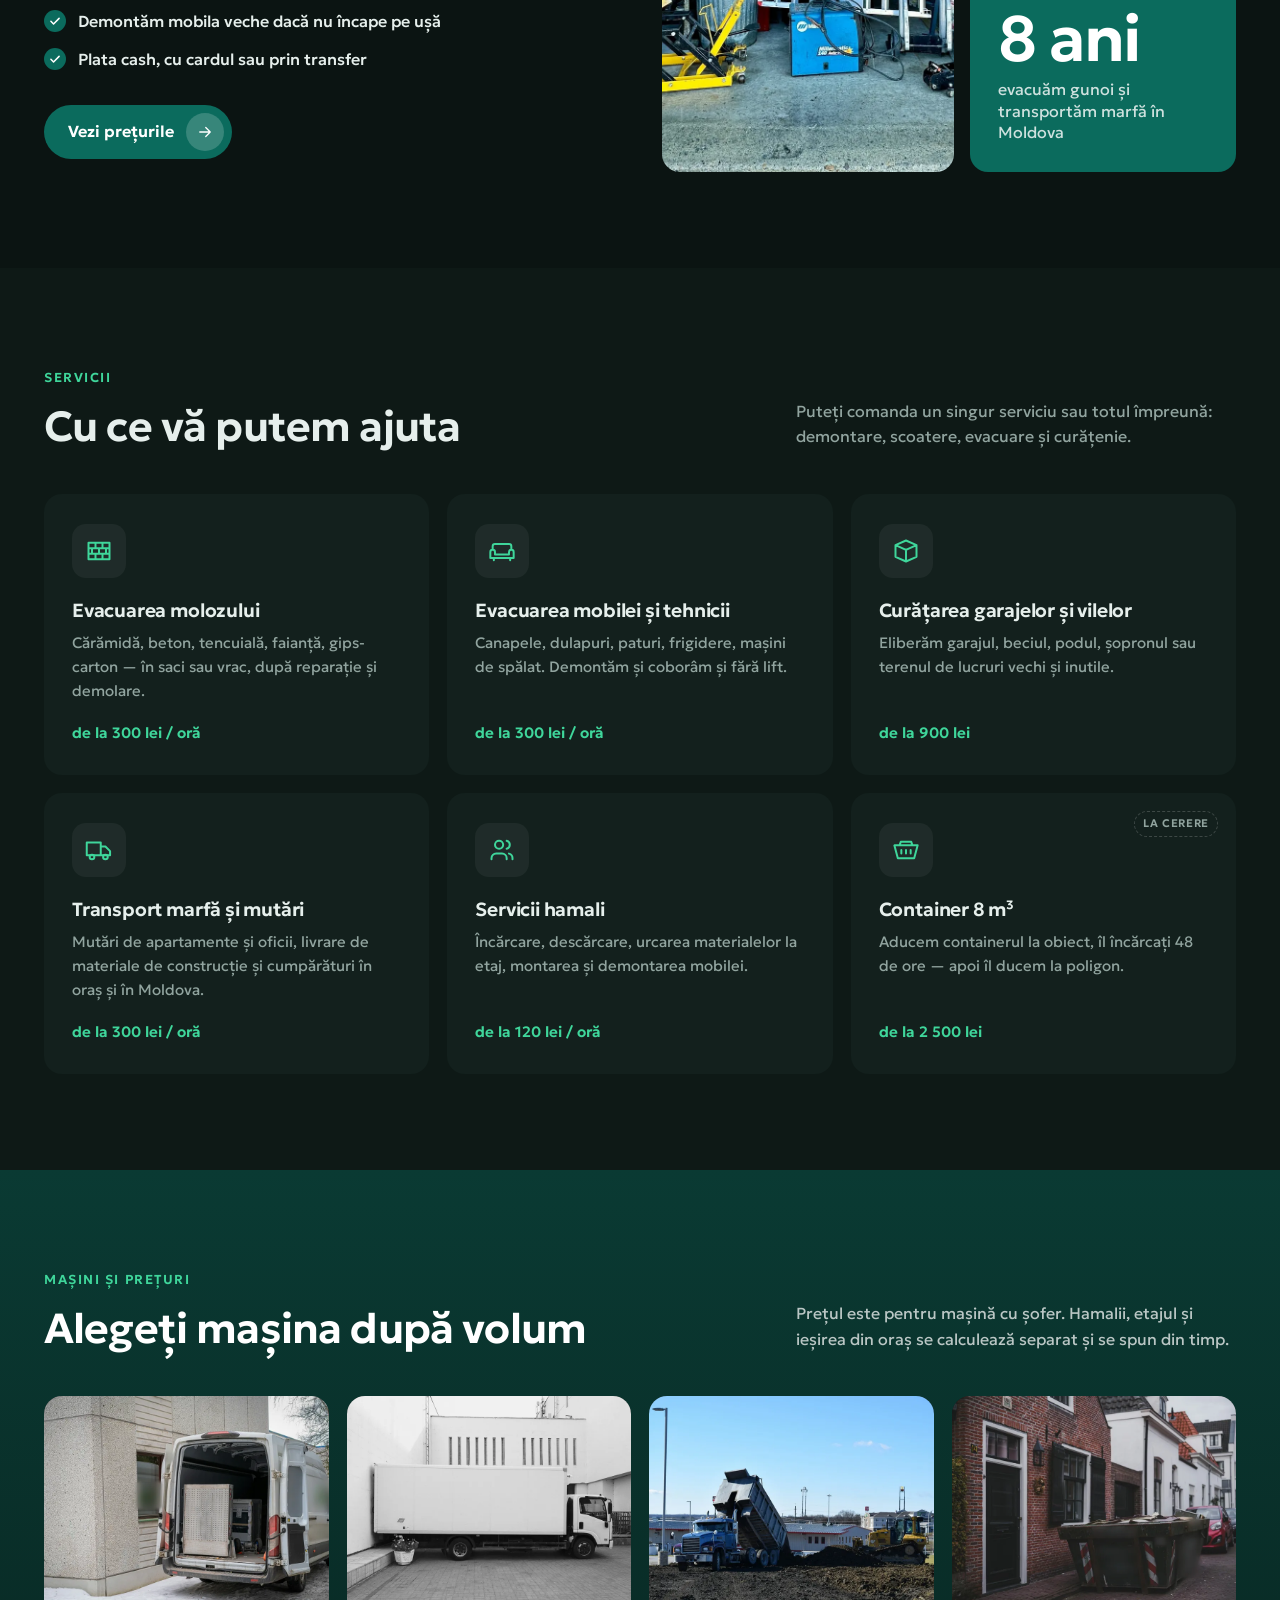
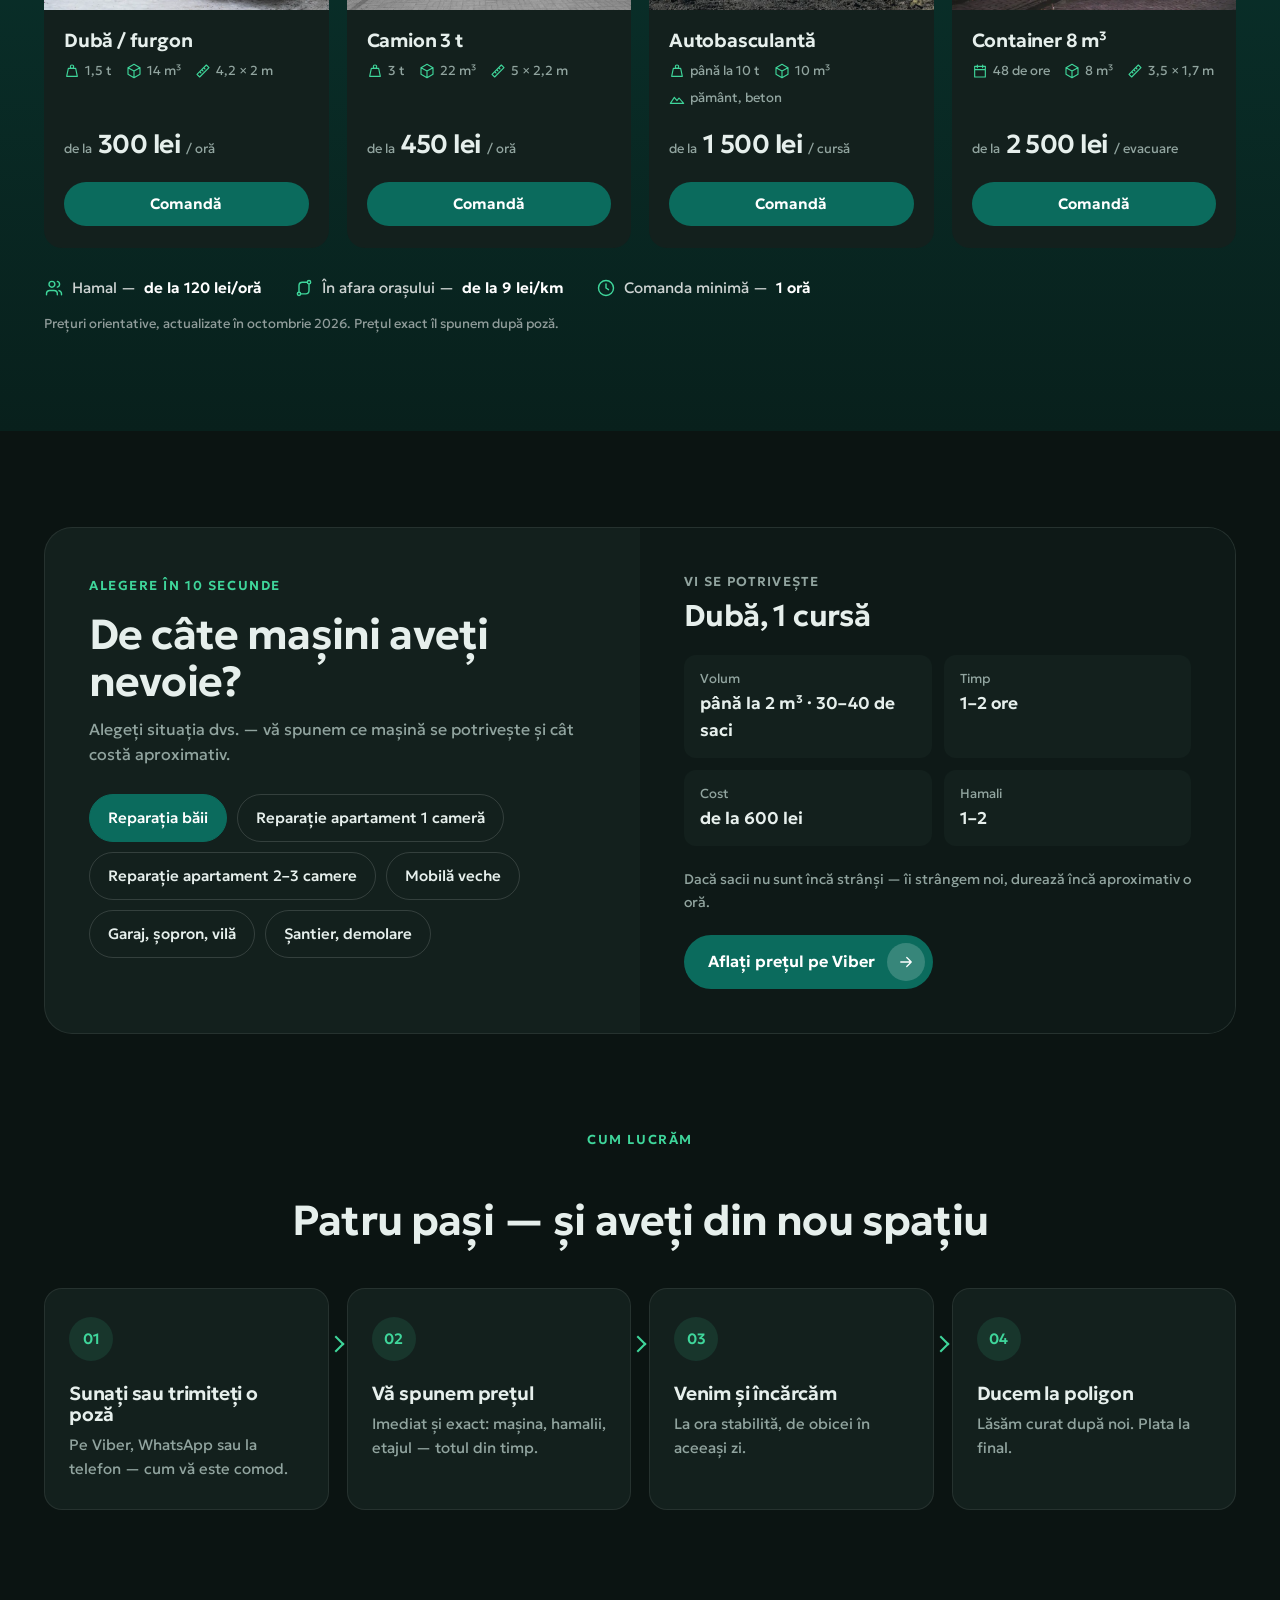
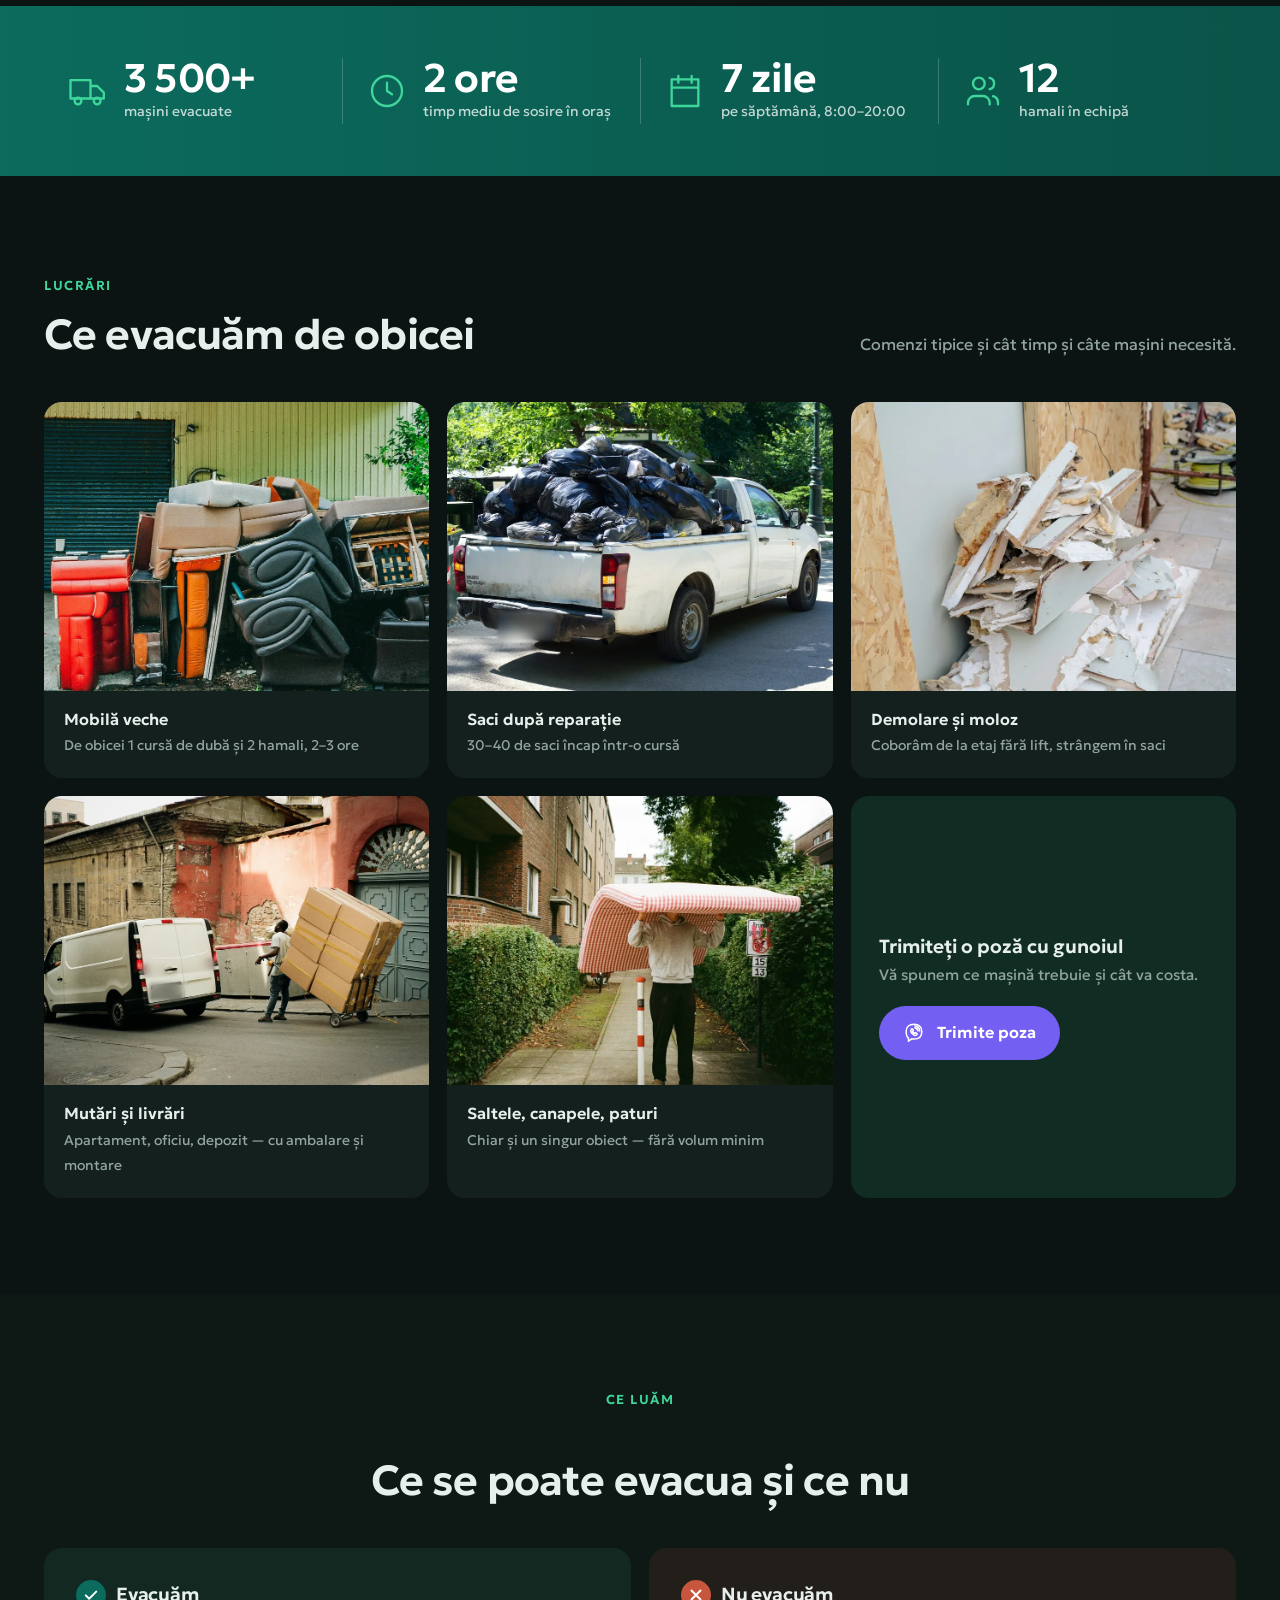
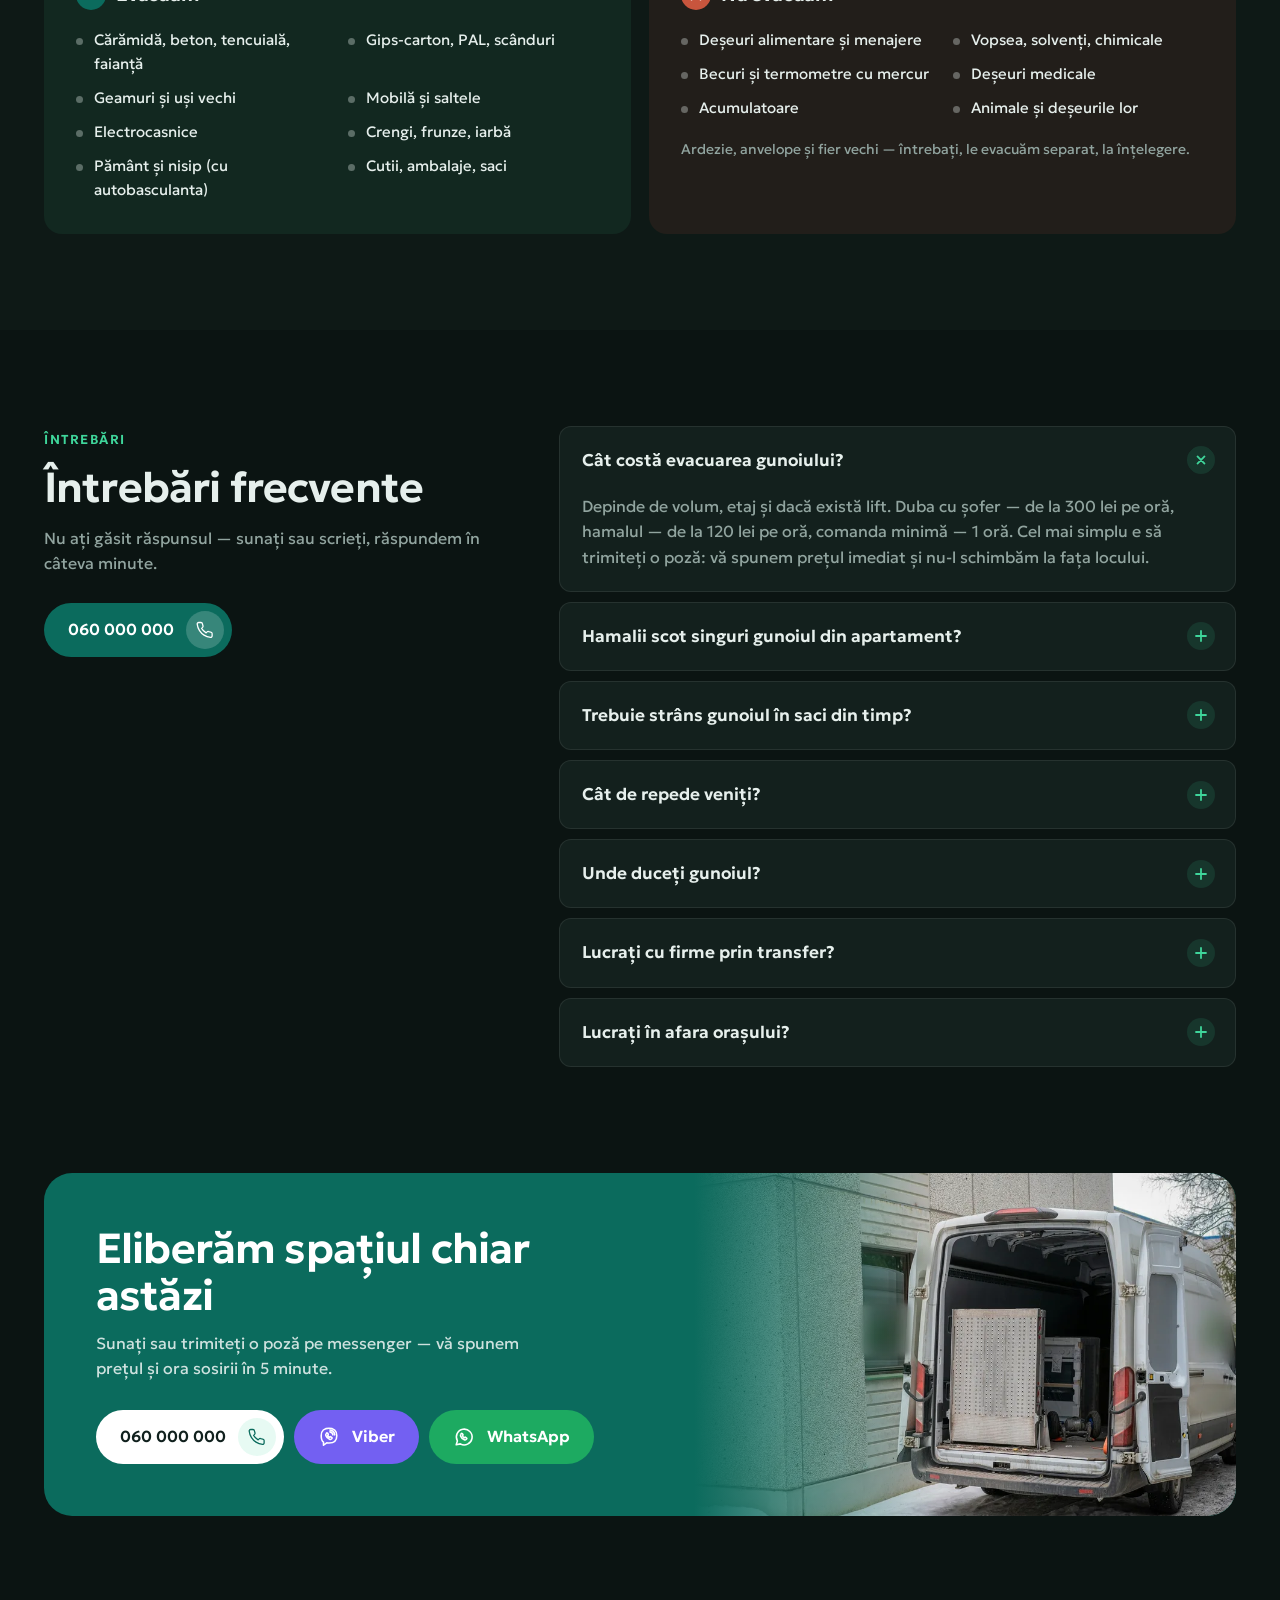
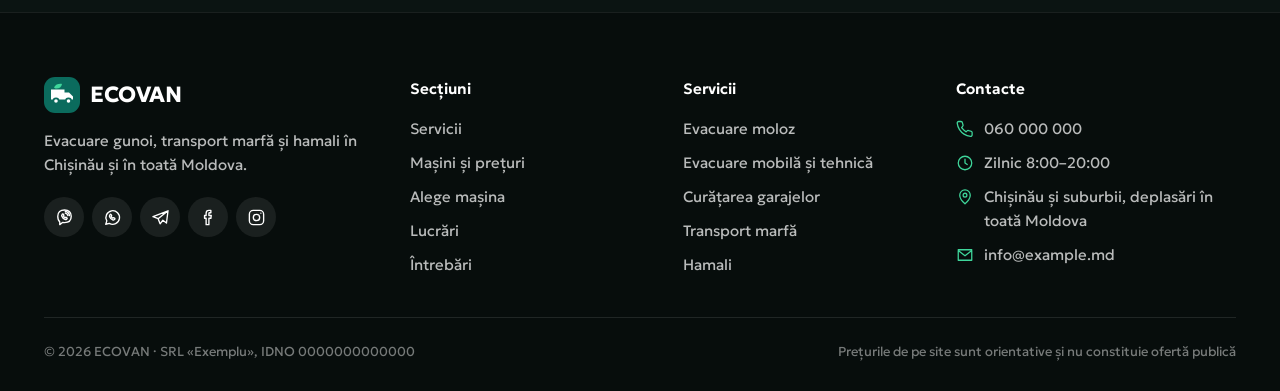
<file: ro.html>
<!doctype html>
<html lang="ro">
<head>
<meta charset="utf-8">
<meta name="viewport" content="width=device-width,initial-scale=1">
<title>Evacuare gunoi și transport marfă în Chișinău — ECOVAN · 060 000 000</title>
<meta name="description" content="Evacuarea deșeurilor din construcții, a mobilei vechi și a lucrurilor inutile, cu hamali. Transport marfă și mutări în Chișinău și Moldova. Dubă de la 300 lei/oră, venim în ziua apelului. Trimiteți o poză — vă spunem prețul.">
<link rel="canonical" href="https://webonix-md.github.io/vyvoz-dark/ro.html">
<link rel="alternate" hreflang="ru" href="https://webonix-md.github.io/vyvoz-dark/">
<link rel="alternate" hreflang="ro" href="https://webonix-md.github.io/vyvoz-dark/ro.html">
<meta property="og:type" content="website">
<meta property="og:locale" content="ro_RO">
<meta property="og:title" content="Evacuare gunoi și transport marfă în Chișinău — ECOVAN">
<meta property="og:description" content="Moloz, mobilă, lucruri vechi — scoatem, încărcăm, evacuăm. Dubă de la 300 lei/oră. Trimiteți o poză — vă spunem prețul.">
<meta property="og:url" content="https://webonix-md.github.io/vyvoz-dark/ro.html">
<meta property="og:image" content="https://webonix-md.github.io/vyvoz-dark/img/og/og-square-ro.jpg">
<meta property="og:image:width" content="1200">
<meta property="og:image:height" content="1200">
<meta name="theme-color" content="#0B1412">
<link rel="icon" href="favicon.svg" type="image/svg+xml">
<link rel="preload" href="fonts/Geologica-SemiBold.woff2" as="font" type="font/woff2" crossorigin>
<link rel="preload" href="fonts/Geologica-Regular.woff2" as="font" type="font/woff2" crossorigin>
<link rel="stylesheet" href="style.css">
<script type="application/ld+json">
{"@context":"https://schema.org","@type":"MovingCompany","name":"ECOVAN","description":"Evacuare gunoi, transport marfă și hamali în Chișinău","telephone":"+37360000000","url":"https://webonix-md.github.io/vyvoz-dark/ro.html","image":"https://webonix-md.github.io/vyvoz-dark/img/og/og-square-ro.jpg","priceRange":"de la 300 MDL","areaServed":"Chișinău","address":{"@type":"PostalAddress","addressLocality":"Chișinău","addressCountry":"MD"},"openingHours":"Mo-Su 08:00-20:00"}
</script>
</head>
<body>

<!-- ============ ИКОНКИ ============ -->
<svg width="0" height="0" style="position:absolute" aria-hidden="true">
  <symbol id="i-arrow" viewBox="0 0 24 24"><path d="M5 12h14M13 6l6 6-6 6"/></symbol>
  <symbol id="i-phone" viewBox="0 0 24 24"><path d="M21.5 16.9v3a2 2 0 0 1-2.2 2 19.8 19.8 0 0 1-8.6-3.1 19.5 19.5 0 0 1-6-6A19.8 19.8 0 0 1 1.6 4.2 2 2 0 0 1 3.6 2h3a2 2 0 0 1 2 1.7c.1.9.4 1.8.7 2.7a2 2 0 0 1-.5 2.1L7.5 9.8a16 16 0 0 0 6 6l1.3-1.3a2 2 0 0 1 2.1-.4c.9.3 1.8.6 2.7.7a2 2 0 0 1 1.9 2.1z"/></symbol>
  <symbol id="i-viber" viewBox="0 0 24 24"><path d="M12 2.5c5.2 0 8.5 2.4 8.5 8s-3.3 8-8.5 8c-.9 0-1.7-.1-2.5-.2L6 21v-3.5c-1.8-1.3-2.5-3.6-2.5-7 0-5.6 3.3-8 8.5-8z"/><path d="M9.3 7.7c.3-.3.7-.3 1 0l.8 1.1c.2.3.2.7-.1 1l-.4.4c.4.9 1.2 1.7 2.1 2.1l.4-.4c.3-.3.7-.3 1-.1l1.1.8c.3.3.3.7 0 1l-.6.6c-.5.5-1.3.6-2 .3a7.4 7.4 0 0 1-4-4c-.3-.7-.2-1.5.3-2zM13 6.4a4 4 0 0 1 3.3 3.3M13 4.4a6 6 0 0 1 5.3 5.3"/></symbol>
  <symbol id="i-wa" viewBox="0 0 24 24"><path d="M3.5 20.5l1.3-4.2A8.6 8.6 0 1 1 8 19.5z"/><path d="M9 8.2c.3-.3.7-.3 1 0l.8 1.1c.2.3.2.7-.1 1l-.4.4c.4.9 1.2 1.7 2.1 2.1l.4-.4c.3-.3.7-.3 1-.1l1.1.8c.3.3.3.7 0 1l-.6.6c-.5.5-1.3.6-2 .3a7.4 7.4 0 0 1-4-4c-.3-.7-.2-1.5.3-2z"/></symbol>
  <symbol id="i-truck" viewBox="0 0 24 24"><path d="M1.5 5.5h12v11h-12zM13.5 9h4l4 4v3.5h-8"/><circle cx="6" cy="18" r="2"/><circle cx="17.5" cy="18" r="2"/></symbol>
  <symbol id="i-bricks" viewBox="0 0 24 24"><path d="M3 5h18v14H3zM3 9.7h18M3 14.3h18M9 5v4.7M15 5v4.7M6 9.7v4.6M12 9.7v4.6M18 9.7v4.6M9 14.3V19M15 14.3V19"/></symbol>
  <symbol id="i-sofa" viewBox="0 0 24 24"><path d="M4 11V8a2 2 0 0 1 2-2h12a2 2 0 0 1 2 2v3M2 13a2 2 0 0 1 4 0v2h12v-2a2 2 0 0 1 4 0v5H2zM5 18v2M19 18v2"/></symbol>
  <symbol id="i-fridge" viewBox="0 0 24 24"><path d="M6 2h12v20H6zM6 9h12M9 5v2M9 12v3"/></symbol>
  <symbol id="i-box" viewBox="0 0 24 24"><path d="M3 7l9-4 9 4v10l-9 4-9-4zM3 7l9 4 9-4M12 11v10"/></symbol>
  <symbol id="i-leaf" viewBox="0 0 24 24"><path d="M11 20a7 7 0 0 1-7-7c0-6 6-9 16-9 0 10-3 16-9 16zM4 21c3.5-5 7-8.5 11-11"/></symbol>
  <symbol id="i-soil" viewBox="0 0 24 24"><path d="M2 20l6-9 4 5 3-4 7 8zM2 20h20"/></symbol>
  <symbol id="i-clock" viewBox="0 0 24 24"><circle cx="12" cy="12" r="9"/><path d="M12 7v5l3 2"/></symbol>
  <symbol id="i-users" viewBox="0 0 24 24"><path d="M16 20v-1a4 4 0 0 0-4-4H7a4 4 0 0 0-4 4v1M9.5 11a3.5 3.5 0 1 0 0-7 3.5 3.5 0 0 0 0 7zM21 20v-1a4 4 0 0 0-3-3.9M16 4.1a3.5 3.5 0 0 1 0 6.8"/></symbol>
  <symbol id="i-tag" viewBox="0 0 24 24"><path d="M20.6 13.4l-7.2 7.2a2 2 0 0 1-2.8 0L2 12V2h10l8.6 8.6a2 2 0 0 1 0 2.8zM7 7h.01"/></symbol>
  <symbol id="i-recycle" viewBox="0 0 24 24"><path d="M7 19H4.8a1.8 1.8 0 0 1-1.6-2.7L5.4 12.5M11 19h8.2a1.8 1.8 0 0 0 1.6-2.7l-1.3-2.2M14 16l-3 3 3 3M8.6 12.9l-3.2-.4-.6 3.2M9.3 5.2l1.1-1.9a1.8 1.8 0 0 1 3.1 0L17.6 10M14.5 10.3l3.1.8.8-3.1"/></symbol>
  <symbol id="i-check" viewBox="0 0 24 24"><path d="M5 12.5l4.5 4.5L19 7.5"/></symbol>
  <symbol id="i-x" viewBox="0 0 24 24"><path d="M6 6l12 12M18 6L6 18"/></symbol>
  <symbol id="i-skip" viewBox="0 0 24 24"><path d="M2 8h20l-3 11H5zM6.5 8l1-3h9l1 3M8 12v3M12 12v3M16 12v3"/></symbol>
  <symbol id="i-weight" viewBox="0 0 24 24"><path d="M6.5 8h11l2.5 12H4zM12 8a2.5 2.5 0 1 0 0-5 2.5 2.5 0 0 0 0 5z"/></symbol>
  <symbol id="i-cube" viewBox="0 0 24 24"><path d="M12 2l9 5v10l-9 5-9-5V7zM3 7l9 5 9-5M12 12v10"/></symbol>
  <symbol id="i-ruler" viewBox="0 0 24 24"><path d="M3 17L17 3l4 4L7 21zM7 13l2 2M10 10l2 2M13 7l2 2"/></symbol>
  <symbol id="i-pin" viewBox="0 0 24 24"><path d="M12 21s-7-6.2-7-11.5a7 7 0 0 1 14 0C19 14.8 12 21 12 21z"/><circle cx="12" cy="9.5" r="2.5"/></symbol>
  <symbol id="i-mail" viewBox="0 0 24 24"><path d="M3 5h18v14H3zM3 6l9 7 9-7"/></symbol>
  <symbol id="i-cal" viewBox="0 0 24 24"><path d="M4 5h16v16H4zM4 10h16M8 3v4M16 3v4"/></symbol>
  <symbol id="i-camera" viewBox="0 0 24 24"><path d="M3 8h4l2-3h6l2 3h4v12H3z"/><circle cx="12" cy="13.5" r="3.5"/></symbol>
  <symbol id="i-hammer" viewBox="0 0 24 24"><path d="M13.5 10.5l-9 9a2.1 2.1 0 0 1-3-3l9-9M10.5 7.5l3.5-3.5 6 6-3.5 3.5zM14.5 3.5L17 1l6 6-2.5 2.5"/></symbol>
  <symbol id="i-route" viewBox="0 0 24 24"><circle cx="6" cy="19" r="2"/><circle cx="18" cy="5" r="2"/><path d="M6 17V9a4 4 0 0 1 4-4h6M18 7v8a4 4 0 0 1-4 4H8"/></symbol>
  <symbol id="i-menu" viewBox="0 0 24 24"><path d="M4 7h16M4 12h16M4 17h16"/></symbol>
  <symbol id="i-tg" viewBox="0 0 24 24"><path d="M21.5 3.5L2.5 11l6.5 2.5 2.5 6.5 3.5-4.5 4.5 3.5zM9 13.5l12.5-10"/></symbol>
  <symbol id="i-fb" viewBox="0 0 24 24"><path d="M15 3h-2.5A3.5 3.5 0 0 0 9 6.5V9.5H7v3.5h2V21h3.5v-8H15l.5-3.5h-3V7a1 1 0 0 1 1-1H15z"/></symbol>
  <symbol id="i-ig" viewBox="0 0 24 24"><rect x="3" y="3" width="18" height="18" rx="5"/><circle cx="12" cy="12" r="4"/><path d="M17.5 6.5h.01"/></symbol>
</svg>

<!-- ============ ШАПКА ============ -->
<header class="hdr hdr--over">
  <div class="wrap">
    <a href="#" class="logo" aria-label="ECOVAN — pagina principală">
      <svg viewBox="0 0 36 36" aria-hidden="true"><rect width="36" height="36" rx="11" fill="#0B6B5D"/><path d="M7 12.5h13.5v10H7zM20.5 15.5h4.5l4 4v3h-8.5z" fill="#fff"/><circle cx="12" cy="24" r="2.6" fill="#fff" stroke="#0B6B5D" stroke-width="1.6"/><circle cx="24.5" cy="24" r="2.6" fill="#fff" stroke="#0B6B5D" stroke-width="1.6"/><path d="M10 10.5c1.5-3 4.5-4 8-3.6-.6 3.2-3 5-6.6 4.6" fill="#3FD69B"/></svg>
      ECOVAN
    </a>
    <nav class="nav" id="nav">
      <a href="#uslugi">Servicii</a>
      <a href="#ceny">Mașini și prețuri</a>
      <a href="#podbor">Alege mașina</a>
      <a href="#raboty">Lucrări</a>
      <a href="#voprosy">Întrebări</a>
      <a href="#kontakty">Contacte</a>
    </nav>
    <div class="hdr__r">
      <a class="hdr__tel" href="tel:+37360000000">060 000 000<small>zilnic 8:00–20:00</small></a>
      <div class="lang"><a href="index.html" hreflang="ru">RU</a><a href="ro.html" aria-current="page">RO</a></div>
      <button class="burger" id="burger" aria-label="Meniu" aria-expanded="false" aria-controls="nav"><svg class="i"><use href="#i-menu"/></svg></button>
    </div>
  </div>
</header>

<main>
<!-- ============ HERO ============ -->
<section class="hero">
    <div class="hero__box">
      <picture>
        <source media="(max-width:640px)" srcset="img/hero-m.webp">
        <img src="img/hero.webp" width="2200" height="1464" alt="Hamal încarcă mobilă veche și gunoi într-o dubă" fetchpriority="high">
      </picture>
      <div class="wrap hero__in"><div class="hero__txt">
        <div class="hero__badge"><i></i>Chișinău și suburbii · venim astăzi</div>
        <h1>Evacuare gunoi și transport marfă <span>fără bătăi de cap</span></h1>
        <p class="hero__lead">Moloz, mobilă veche, lucruri din garaj — le scoatem noi, le încărcăm și le ducem la poligon. Mutări și transport marfă în toată Moldova.</p>
        <div class="hero__cta">
          <a class="btn btn--p" href="tel:+37360000000">Sunați <span class="ar"><svg class="i"><use href="#i-phone"/></svg></span></a>
          <a class="btn btn--ghost" href="viber://chat?number=%2B37360000000"><svg class="i"><use href="#i-viber"/></svg>Scrieți pe Viber</a>
        </div>
      </div></div>
    </div>
  <div class="wrap">

    <!-- быстрая цена: не форма, а сборка сообщения в мессенджер -->
    <div class="quick rv" id="quick" data-msg="Bună ziua! Am nevoie de evacuare / transport: {what}. Etaj: {floor}, lift: {lift}. Când: {when}. Vă trimit acum o poză." data-copied="Textul a fost copiat — lipiți-l în chatul Viber și atașați o poză">
      <div class="quick__row">
        <div><label for="q-what">Ce evacuăm</label>
          <select id="q-what"><option>Deșeuri din construcții</option><option>Mobilă veche, electrocasnice</option><option>Lucruri din garaj, beci, vilă</option><option>Mutare / transport marfă</option></select></div>
        <div><label for="q-floor">Etaj</label>
          <select id="q-floor"><option>Casă particulară</option><option>1–2</option><option selected>3–5</option><option>6 și mai sus</option></select></div>
        <div><label for="q-lift">Lift</label>
          <select id="q-lift"><option>da</option><option>nu</option><option>de marfă</option></select></div>
        <div><label for="q-when">Când</label>
          <select id="q-when"><option>astăzi</option><option>mâine</option><option>săptămâna aceasta</option></select></div>
        <div class="quick__btns">
          <a class="btn btn--viber js-viber" href="viber://chat?number=%2B37360000000"><svg class="i"><use href="#i-viber"/></svg>Viber</a>
          <a class="btn btn--wa js-wa" href="https://wa.me/37360000000" target="_blank" rel="noopener"><svg class="i"><use href="#i-wa"/></svg>WhatsApp</a>
        </div>
      </div>
      <p class="quick__note"><svg class="i"><use href="#i-camera"/></svg><span><b>Trimiteți o poză cu gunoiul</b> — vă spunem prețul exact în 5 minute, fără deplasare la fața locului.</span></p>
    </div>
  </div>
</section>

<!-- ============ ЧТО ВЫВОЗИМ ============ -->
<section class="what">
  <div class="wrap what__in rv">
    <p class="what__t">Evacuăm tot ce vă încurcă:</p>
    <ul class="what__list">
      <li><svg class="i"><use href="#i-bricks"/></svg>Moloz</li>
      <li><svg class="i"><use href="#i-sofa"/></svg>Mobilă</li>
      <li><svg class="i"><use href="#i-fridge"/></svg>Electrocasnice</li>
      <li><svg class="i"><use href="#i-box"/></svg>Lucruri vechi</li>
      <li><svg class="i"><use href="#i-leaf"/></svg>Crengi</li>
      <li><svg class="i"><use href="#i-soil"/></svg>Pământ</li>
    </ul>
  </div>
</section>

<!-- ============ 4 ПРЕИМУЩЕСТВА ============ -->
<section class="feats">
  <div class="wrap">
    <div class="feats__grid rv">
      <div class="feat"><span class="ico"><svg class="i"><use href="#i-clock"/></svg></span><div><b>Venim în ziua apelului</b><span>În Chișinău — de obicei în 2–3 ore</span></div></div>
      <div class="feat"><span class="ico"><svg class="i"><use href="#i-users"/></svg></span><div><b>Hamali cu mașină</b><span>Scoatem de la orice etaj, dvs. nu cărați nimic</span></div></div>
      <div class="feat"><span class="ico"><svg class="i"><use href="#i-tag"/></svg></span><div><b>Prețul înainte de lucru</b><span>Îl spunem după poză și nu-l schimbăm</span></div></div>
      <div class="feat"><span class="ico"><svg class="i"><use href="#i-recycle"/></svg></span><div><b>Doar la poligon</b><span>Nu aruncăm în râpe sau fâșii forestiere</span></div></div>
    </div>
  </div>
</section>

<!-- ============ О НАС ============ -->
<section class="sec about">
  <div class="wrap about__grid">
    <div class="rv">
      <span class="eyebrow">Despre noi</span>
      <h2>Eliberăm apartamentul, garajul sau șantierul <span class="hl">dintr-o singură venire</span></h2>
      <p>Avem mașinile noastre — de la dubă la autobasculantă — și o echipă de hamali. Luăm comenzi de la câțiva saci până la curățarea completă a casei după reparație. Lucrăm cu persoane fizice, maiștri, agenți imobiliari și administratori de clădiri.</p>
      <ul class="checks">
        <li><svg class="i"><use href="#i-check"/></svg>Strângem singuri gunoiul în saci și măturăm după încărcare</li>
        <li><svg class="i"><use href="#i-check"/></svg>Demontăm mobila veche dacă nu încape pe ușă</li>
        <li><svg class="i"><use href="#i-check"/></svg>Plata cash, cu cardul sau prin transfer</li>
      </ul>
      <a class="btn btn--p" href="#ceny">Vezi prețurile <span class="ar"><svg class="i"><use href="#i-arrow"/></svg></span></a>
    </div>
    <div class="collage rv">
      <img class="c1" src="img/about-1.webp" width="900" height="1125" alt="Garaj plin de lucruri vechi și unelte" loading="lazy">
      <img class="c2" src="img/about-2.webp" width="700" height="700" alt="Cameră după demolare, cu moloz pe podea" loading="lazy">
      <div class="num"><b>8 ani</b><span>evacuăm gunoi și transportăm marfă în Moldova</span></div>
    </div>
  </div>
</section>

<!-- ============ УСЛУГИ ============ -->
<section class="sec svc" id="uslugi">
  <div class="wrap">
    <div class="sec-head rv">
      <div><span class="eyebrow">Servicii</span><h2>Cu ce vă putem ajuta</h2></div>
      <p>Puteți comanda un singur serviciu sau totul împreună: demontare, scoatere, evacuare și curățenie.</p>
    </div>
    <div class="svc__grid">
      <article class="card rv"><span class="ico"><svg class="i"><use href="#i-bricks"/></svg></span><h3>Evacuarea molozului</h3><p>Cărămidă, beton, tencuială, faianță, gips-carton — în saci sau vrac, după reparație și demolare.</p><span class="card__price">de la 300 lei / oră</span></article>
      <article class="card rv"><span class="ico"><svg class="i"><use href="#i-sofa"/></svg></span><h3>Evacuarea mobilei și tehnicii</h3><p>Canapele, dulapuri, paturi, frigidere, mașini de spălat. Demontăm și coborâm și fără lift.</p><span class="card__price">de la 300 lei / oră</span></article>
      <article class="card rv"><span class="ico"><svg class="i"><use href="#i-box"/></svg></span><h3>Curățarea garajelor și vilelor</h3><p>Eliberăm garajul, beciul, podul, șopronul sau terenul de lucruri vechi și inutile.</p><span class="card__price">de la 900 lei</span></article>
      <article class="card rv"><span class="ico"><svg class="i"><use href="#i-truck"/></svg></span><h3>Transport marfă și mutări</h3><p>Mutări de apartamente și oficii, livrare de materiale de construcție și cumpărături în oraș și în Moldova.</p><span class="card__price">de la 300 lei / oră</span></article>
      <article class="card rv"><span class="ico"><svg class="i"><use href="#i-users"/></svg></span><h3>Servicii hamali</h3><p>Încărcare, descărcare, urcarea materialelor la etaj, montarea și demontarea mobilei.</p><span class="card__price">de la 120 lei / oră</span></article>
      <article class="card card--opt rv" data-opt="la cerere"><span class="ico"><svg class="i"><use href="#i-skip"/></svg></span><h3>Container 8 m³</h3><p>Aducem containerul la obiect, îl încărcați 48 de ore — apoi îl ducem la poligon.</p><span class="card__price">de la 2 500 lei</span></article>
    </div>
  </div>
</section>

<!-- ============ МАШИНЫ И ЦЕНЫ ============ -->
<section class="sec cars" id="ceny">
  <div class="wrap">
    <div class="sec-head rv">
      <div><span class="eyebrow">Mașini și prețuri</span><h2>Alegeți mașina după volum</h2></div>
      <p>Prețul este pentru mașină cu șofer. Hamalii, etajul și ieșirea din oraș se calculează separat și se spun din timp.</p>
    </div>
    <div class="cars__grid">
      <article class="car rv">
        <img src="img/car-van.webp" width="800" height="600" alt="Dubă de marfă cu ușile din spate deschise" loading="lazy">
        <div class="car__b">
          <h3>Dubă / furgon</h3>
          <div class="car__specs"><span><svg class="i"><use href="#i-weight"/></svg>1,5 t</span><span><svg class="i"><use href="#i-cube"/></svg>14 m³</span><span><svg class="i"><use href="#i-ruler"/></svg>4,2 × 2 m</span></div>
          <div class="car__price"><small>de la</small><b>300 lei</b><small>/ oră</small></div>
          <a class="btn btn--p btn--sm" href="viber://chat?number=%2B37360000000">Comandă</a>
        </div>
      </article>
      <article class="car rv">
        <img src="img/car-box.webp" width="800" height="600" alt="Camion cu dubă" loading="lazy">
        <div class="car__b">
          <h3>Camion 3 t</h3>
          <div class="car__specs"><span><svg class="i"><use href="#i-weight"/></svg>3 t</span><span><svg class="i"><use href="#i-cube"/></svg>22 m³</span><span><svg class="i"><use href="#i-ruler"/></svg>5 × 2,2 m</span></div>
          <div class="car__price"><small>de la</small><b>450 lei</b><small>/ oră</small></div>
          <a class="btn btn--p btn--sm" href="viber://chat?number=%2B37360000000">Comandă</a>
        </div>
      </article>
      <article class="car rv">
        <img src="img/car-dump.webp" width="800" height="600" alt="Autobasculantă descarcă pământ" loading="lazy">
        <div class="car__b">
          <h3>Autobasculantă</h3>
          <div class="car__specs"><span><svg class="i"><use href="#i-weight"/></svg>până la 10 t</span><span><svg class="i"><use href="#i-cube"/></svg>10 m³</span><span><svg class="i"><use href="#i-soil"/></svg>pământ, beton</span></div>
          <div class="car__price"><small>de la</small><b>1 500 lei</b><small>/ cursă</small></div>
          <a class="btn btn--p btn--sm" href="viber://chat?number=%2B37360000000">Comandă</a>
        </div>
      </article>
      <article class="car rv">
        <img src="img/car-skip.webp" width="800" height="600" alt="Container metalic pentru moloz lângă o casă" loading="lazy">
        <div class="car__b">
          <h3>Container 8 m³</h3>
          <div class="car__specs"><span><svg class="i"><use href="#i-cal"/></svg>48 de ore</span><span><svg class="i"><use href="#i-cube"/></svg>8 m³</span><span><svg class="i"><use href="#i-ruler"/></svg>3,5 × 1,7 m</span></div>
          <div class="car__price"><small>de la</small><b>2 500 lei</b><small>/ evacuare</small></div>
          <a class="btn btn--p btn--sm" href="viber://chat?number=%2B37360000000">Comandă</a>
        </div>
      </article>
    </div>
    <div class="cars__extra rv">
      <span><svg class="i"><use href="#i-users"/></svg>Hamal — <b>de la 120 lei/oră</b></span>
      <span><svg class="i"><use href="#i-route"/></svg>În afara orașului — <b>de la 9 lei/km</b></span>
      <span><svg class="i"><use href="#i-clock"/></svg>Comanda minimă — <b>1 oră</b></span>
    </div>
    <p class="cars__date">Prețuri orientative, actualizate în octombrie 2026. Prețul exact îl spunem după poză.</p>
  </div>
</section>

<!-- ============ ПОДБОР МАШИНЫ ============ -->
<section class="sec calc" id="podbor">
  <div class="wrap">
    <div class="calc__box rv">
      <div class="calc__l">
        <span class="eyebrow">Alegere în 10 secunde</span>
        <h2>De câte mașini aveți nevoie?</h2>
        <p>Alegeți situația dvs. — vă spunem ce mașină se potrivește și cât costă aproximativ.</p>
        <div class="chips" id="chips" role="group" aria-label="Tipul lucrării">
          <button class="chip" data-k="bath" aria-pressed="true">Reparația băii</button>
          <button class="chip" data-k="flat1" aria-pressed="false">Reparație apartament 1 cameră</button>
          <button class="chip" data-k="flat3" aria-pressed="false">Reparație apartament 2–3 camere</button>
          <button class="chip" data-k="furn" aria-pressed="false">Mobilă veche</button>
          <button class="chip" data-k="garage" aria-pressed="false">Garaj, șopron, vilă</button>
          <button class="chip" data-k="build" aria-pressed="false">Șantier, demolare</button>
        </div>
      </div>
      <div class="calc__r" aria-live="polite">
        <span class="res__tag">Vi se potrivește</span>
        <div id="res">
          <div class="res__car" id="r-car"></div>
          <div class="res__rows">
            <div><small>Volum</small><b id="r-vol"></b></div>
            <div><small>Timp</small><b id="r-time"></b></div>
            <div><small>Cost</small><b id="r-price"></b></div>
            <div><small>Hamali</small><b id="r-men"></b></div>
          </div>
          <p class="res__note" id="r-note"></p>
        </div>
        <a class="btn btn--p" href="viber://chat?number=%2B37360000000">Aflați prețul pe Viber <span class="ar"><svg class="i"><use href="#i-arrow"/></svg></span></a>
      </div>
    </div>
  </div>
  <script type="application/json" id="calc-data">
  {
    "bath":  {"car":"Dubă, 1 cursă","vol":"până la 2 m³ · 30–40 de saci","time":"1–2 ore","price":"de la 600 lei","men":"1–2","note":"Dacă sacii nu sunt încă strânși — îi strângem noi, durează încă aproximativ o oră."},
    "flat1": {"car":"Dubă, 2 curse sau container 8 m³","vol":"4–6 m³","time":"3–4 ore","price":"de la 1 200 lei","men":"2","note":"Dacă reparația durează săptămâni — e mai avantajos un container, încărcat pe parcurs."},
    "flat3": {"car":"Container 8 m³ sau autobasculantă","vol":"8–12 m³","time":"1–2 zile de încărcare","price":"de la 2 500 lei","men":"la dorință","note":"Pentru volume mari calculăm pe curse — e mai ieftin decât duba cu plata pe oră."},
    "furn":  {"car":"Dubă + hamali","vol":"canapea, dulap, pat ≈ 6–10 m³","time":"2–3 ore","price":"de la 800 lei","men":"2","note":"Demontăm dulapurile și paturile pe loc dacă nu încap pe ușă sau în lift."},
    "garage":{"car":"Dubă sau camion 3 t","vol":"6–20 m³","time":"2–4 ore","price":"de la 900 lei","men":"2","note":"Putem sorta fierul vechi și lucrurile bune — uneori asta reduce prețul."},
    "build": {"car":"Autobasculantă 10 t","vol":"până la 10 m³ pe cursă","time":"după graficul șantierului","price":"de la 1 500 lei / cursă","men":"nu e nevoie","note":"Betonul, cărămida și pământul după demolare le evacuăm cu autobasculanta, încărcăm cu excavator sau bobcat."}
  }
  </script>
</section>

<!-- ============ КАК РАБОТАЕМ ============ -->
<section class="sec steps-sec" style="padding-top:0">
  <div class="wrap">
    <div class="sec-head sec-head--c rv">
      <span class="eyebrow">Cum lucrăm</span>
      <h2>Patru pași — și aveți din nou spațiu</h2>
    </div>
    <div class="steps">
      <div class="step rv"><span class="step__n">01</span><h3>Sunați sau trimiteți o poză</h3><p>Pe Viber, WhatsApp sau la telefon — cum vă este comod.</p></div>
      <div class="step rv"><span class="step__n">02</span><h3>Vă spunem prețul</h3><p>Imediat și exact: mașina, hamalii, etajul — totul din timp.</p></div>
      <div class="step rv"><span class="step__n">03</span><h3>Venim și încărcăm</h3><p>La ora stabilită, de obicei în aceeași zi.</p></div>
      <div class="step rv"><span class="step__n">04</span><h3>Ducem la poligon</h3><p>Lăsăm curat după noi. Plata la final.</p></div>
    </div>
  </div>
</section>

<!-- ============ ЦИФРЫ ============ -->
<section class="stats">
  <div class="wrap stats__grid">
    <div class="stat rv"><svg class="i"><use href="#i-truck"/></svg><div><b>3 500+</b><span>mașini evacuate</span></div></div>
    <div class="stat rv"><svg class="i"><use href="#i-clock"/></svg><div><b>2 ore</b><span>timp mediu de sosire în oraș</span></div></div>
    <div class="stat rv"><svg class="i"><use href="#i-cal"/></svg><div><b>7 zile</b><span>pe săptămână, 8:00–20:00</span></div></div>
    <div class="stat rv"><svg class="i"><use href="#i-users"/></svg><div><b>12</b><span>hamali în echipă</span></div></div>
  </div>
</section>

<!-- ============ РАБОТЫ ============ -->
<section class="sec works" id="raboty">
  <div class="wrap">
    <div class="sec-head rv">
      <div><span class="eyebrow">Lucrări</span><h2>Ce evacuăm de obicei</h2></div>
      <p>Comenzi tipice și cât timp și câte mașini necesită.</p>
    </div>
    <div class="works__grid">
      <div class="work rv"><figure><img src="img/work-1.webp" width="900" height="675" alt="Mobilă tapițată veche lângă un garaj" loading="lazy"></figure><figcaption><b>Mobilă veche</b><span>De obicei 1 cursă de dubă și 2 hamali, 2–3 ore</span></figcaption></div>
      <div class="work rv"><figure><img src="img/work-2.webp" width="900" height="675" alt="Benă de pick-up plină cu saci de gunoi" loading="lazy"></figure><figcaption><b>Saci după reparație</b><span>30–40 de saci încap într-o cursă</span></figcaption></div>
      <div class="work rv"><figure><img src="img/work-3.webp" width="900" height="675" alt="Grămadă de gips-carton spart într-un apartament" loading="lazy"></figure><figcaption><b>Demolare și moloz</b><span>Coborâm de la etaj fără lift, strângem în saci</span></figcaption></div>
      <div class="work rv"><figure><img src="img/work-4.webp" width="900" height="675" alt="Hamal duce un cărucior cu cutii spre dubă" loading="lazy"></figure><figcaption><b>Mutări și livrări</b><span>Apartament, oficiu, depozit — cu ambalare și montare</span></figcaption></div>
      <div class="work rv"><figure><img src="img/work-5.webp" width="900" height="675" alt="Un om duce o saltea veche pe stradă" loading="lazy"></figure><figcaption><b>Saltele, canapele, paturi</b><span>Chiar și un singur obiect — fără volum minim</span></figcaption></div>
      <div class="works__more rv"><p>Trimiteți o poză cu gunoiul<span>Vă spunem ce mașină trebuie și cât va costa.</span></p><a class="btn btn--viber" href="viber://chat?number=%2B37360000000"><svg class="i"><use href="#i-viber"/></svg>Trimite poza</a></div>
    </div>
  </div>
</section>

<!-- ============ МОЖНО / НЕЛЬЗЯ ============ -->
<section class="sec rules">
  <div class="wrap">
    <div class="sec-head sec-head--c rv">
      <span class="eyebrow">Ce luăm</span>
      <h2>Ce se poate evacua și ce nu</h2>
    </div>
    <div class="rules__grid">
      <div class="rule rule--ok rv">
        <h3><svg class="i"><use href="#i-check"/></svg>Evacuăm</h3>
        <ul>
          <li>Cărămidă, beton, tencuială, faianță</li>
          <li>Gips-carton, PAL, scânduri</li>
          <li>Geamuri și uși vechi</li>
          <li>Mobilă și saltele</li>
          <li>Electrocasnice</li>
          <li>Crengi, frunze, iarbă</li>
          <li>Pământ și nisip (cu autobasculanta)</li>
          <li>Cutii, ambalaje, saci</li>
        </ul>
      </div>
      <div class="rule rule--no rv">
        <h3><svg class="i"><use href="#i-x"/></svg>Nu evacuăm</h3>
        <ul>
          <li>Deșeuri alimentare și menajere</li>
          <li>Vopsea, solvenți, chimicale</li>
          <li>Becuri și termometre cu mercur</li>
          <li>Deșeuri medicale</li>
          <li>Acumulatoare</li>
          <li>Animale și deșeurile lor</li>
        </ul>
        <p>Ardezie, anvelope și fier vechi — întrebați, le evacuăm separat, la înțelegere.</p>
      </div>
    </div>
  </div>
</section>

<!-- ============ FAQ ============ -->
<section class="sec faq" id="voprosy">
  <div class="wrap faq__grid">
    <div class="faq__side rv">
      <span class="eyebrow">Întrebări</span>
      <h2>Întrebări frecvente</h2>
      <p>Nu ați găsit răspunsul — sunați sau scrieți, răspundem în câteva minute.</p>
      <a class="btn btn--p" href="tel:+37360000000">060 000 000 <span class="ar"><svg class="i"><use href="#i-phone"/></svg></span></a>
    </div>
    <div class="rv">
      <details open><summary>Cât costă evacuarea gunoiului?</summary><p>Depinde de volum, etaj și dacă există lift. Duba cu șofer — de la 300 lei pe oră, hamalul — de la 120 lei pe oră, comanda minimă — 1 oră. Cel mai simplu e să trimiteți o poză: vă spunem prețul imediat și nu-l schimbăm la fața locului.</p></details>
      <details><summary>Hamalii scot singuri gunoiul din apartament?</summary><p>Da, de la orice etaj — în saci sau vrac. Dacă nu e lift, durează mai mult, de aceea e bine să spuneți etajul din timp.</p></details>
      <details><summary>Trebuie strâns gunoiul în saci din timp?</summary><p>E de dorit, așa e mai rapid și mai ieftin. Dar putem aduce saci și strânge totul noi.</p></details>
      <details><summary>Cât de repede veniți?</summary><p>În Chișinău — de obicei în ziua apelului, în 2–3 ore. Se poate comanda și la o oră anume.</p></details>
      <details><summary>Unde duceți gunoiul?</summary><p>Doar la poligonul oficial. Nu aruncăm în fâșii forestiere sau râpe — pentru asta sunt amendați și dvs., și noi.</p></details>
      <details><summary>Lucrați cu firme prin transfer?</summary><p>Da. Emitem factură și e-Factura, putem lucra cu contract pentru evacuare regulată de pe șantier sau din magazin.</p></details>
      <details><summary>Lucrați în afara orașului?</summary><p>Da, în suburbii și în toată Moldova. În afara orașului se adaugă de la 9 lei pe kilometru.</p></details>
    </div>
  </div>
</section>

<!-- ============ CTA ============ -->
<section class="cta">
  <div class="wrap">
    <div class="cta__box rv">
      <div class="cta__t">
        <h2>Eliberăm spațiul chiar astăzi</h2>
        <p>Sunați sau trimiteți o poză pe messenger — vă spunem prețul și ora sosirii în 5 minute.</p>
        <div class="cta__btns">
          <a class="btn btn--w" href="tel:+37360000000">060 000 000 <span class="ar"><svg class="i"><use href="#i-phone"/></svg></span></a>
          <a class="btn btn--viber" href="viber://chat?number=%2B37360000000"><svg class="i"><use href="#i-viber"/></svg>Viber</a>
          <a class="btn btn--wa" href="https://wa.me/37360000000" target="_blank" rel="noopener"><svg class="i"><use href="#i-wa"/></svg>WhatsApp</a>
        </div>
      </div>
      <div class="cta__img"><img src="img/cta.webp" width="900" height="675" alt="" loading="lazy"></div>
    </div>
  </div>
</section>
</main>

<!-- ============ ПОДВАЛ ============ -->
<footer class="foot" id="kontakty">
  <div class="wrap">
    <div class="foot__grid">
      <div>
        <a href="#" class="logo"><svg viewBox="0 0 36 36" aria-hidden="true"><rect width="36" height="36" rx="11" fill="#0B6B5D"/><path d="M7 12.5h13.5v10H7zM20.5 15.5h4.5l4 4v3h-8.5z" fill="#fff"/><circle cx="12" cy="24" r="2.6" fill="#fff" stroke="#0B6B5D" stroke-width="1.6"/><circle cx="24.5" cy="24" r="2.6" fill="#fff" stroke="#0B6B5D" stroke-width="1.6"/><path d="M10 10.5c1.5-3 4.5-4 8-3.6-.6 3.2-3 5-6.6 4.6" fill="#3FD69B"/></svg>ECOVAN</a>
        <p>Evacuare gunoi, transport marfă și hamali în Chișinău și în toată Moldova.</p>
        <div class="foot__soc">
          <a href="viber://chat?number=%2B37360000000" aria-label="Viber"><svg class="i"><use href="#i-viber"/></svg></a>
          <a href="https://wa.me/37360000000" aria-label="WhatsApp" target="_blank" rel="noopener"><svg class="i"><use href="#i-wa"/></svg></a>
          <a href="https://t.me/" aria-label="Telegram" target="_blank" rel="noopener"><svg class="i"><use href="#i-tg"/></svg></a>
          <a href="https://facebook.com/" aria-label="Facebook" target="_blank" rel="noopener"><svg class="i"><use href="#i-fb"/></svg></a>
          <a href="https://instagram.com/" aria-label="Instagram" target="_blank" rel="noopener"><svg class="i"><use href="#i-ig"/></svg></a>
        </div>
      </div>
      <div>
        <h4>Secțiuni</h4>
        <ul><li><a href="#uslugi">Servicii</a></li><li><a href="#ceny">Mașini și prețuri</a></li><li><a href="#podbor">Alege mașina</a></li><li><a href="#raboty">Lucrări</a></li><li><a href="#voprosy">Întrebări</a></li></ul>
      </div>
      <div>
        <h4>Servicii</h4>
        <ul><li>Evacuare moloz</li><li>Evacuare mobilă și tehnică</li><li>Curățarea garajelor</li><li>Transport marfă</li><li>Hamali</li></ul>
      </div>
      <div>
        <h4>Contacte</h4>
        <ul class="foot__c">
          <li><svg class="i"><use href="#i-phone"/></svg><a href="tel:+37360000000">060 000 000</a></li>
          <li><svg class="i"><use href="#i-clock"/></svg>Zilnic 8:00–20:00</li>
          <li><svg class="i"><use href="#i-pin"/></svg>Chișinău și suburbii, deplasări în toată Moldova</li>
          <li><svg class="i"><use href="#i-mail"/></svg><a href="mailto:info@example.md">info@example.md</a></li>
        </ul>
      </div>
    </div>
    <div class="foot__b"><span>© 2026 ECOVAN · SRL «Exemplu», IDNO 0000000000000</span><span>Prețurile de pe site sunt orientative și nu constituie ofertă publică</span></div>
  </div>
</footer>

<!-- нижняя панель на телефоне -->
<nav class="mbar" aria-label="Contactați-ne">
  <a class="m-tel" href="tel:+37360000000"><svg class="i"><use href="#i-phone"/></svg>Apel</a>
  <a class="m-vb" href="viber://chat?number=%2B37360000000"><svg class="i"><use href="#i-viber"/></svg>Viber</a>
  <a class="m-wa" href="https://wa.me/37360000000" target="_blank" rel="noopener"><svg class="i"><use href="#i-wa"/></svg>WhatsApp</a>
</nav>
<div class="toast" id="toast" role="status"></div>

<script src="main.js" defer></script>
</body>
</html>
</file>
<file: style.css>
/* ============================================================
   ECOVAN — шаблон «вывоз мусора и грузоперевозки»
   Цвета и размеры — переменные ниже
   ============================================================ */

@font-face{font-family:"Geologica";src:url(fonts/Geologica-Regular.woff2) format("woff2");font-weight:400;font-display:swap}
@font-face{font-family:"Geologica";src:url(fonts/Geologica-Medium.woff2) format("woff2");font-weight:500;font-display:swap}
@font-face{font-family:"Geologica";src:url(fonts/Geologica-SemiBold.woff2) format("woff2");font-weight:600;font-display:swap}
@font-face{font-family:"Geologica";src:url(fonts/Geologica-Bold.woff2) format("woff2");font-weight:700;font-display:swap}

:root{
  --teal:#0B6B5D;        /* основной */
  --teal-d:#08544A;      /* наведение, тёмные полосы */
  --mint:#3FD69B;        /* акцент в заголовках на тёмном */
  --mint-l:#E3F6EE;      /* светлая подложка иконок */
  --ink:#10201D;         /* текст */
  --muted:#5D6E6A;       /* второстепенный текст */
  --bg:#F3F6F5;          /* фон страницы */
  --card:#FFFFFF;
  --line:#DFE7E4;
  --foot:#0D1A18;        /* подвал */
  --r-lg:28px; --r:18px; --r-sm:12px;
  --wrap:1240px;
  --shadow:0 18px 40px -22px rgba(11,52,45,.35);
}

*{box-sizing:border-box;margin:0;padding:0}
html{scroll-behavior:smooth;-webkit-text-size-adjust:100%}
body{font-family:"Geologica",system-ui,sans-serif;font-size:16px;line-height:1.6;color:var(--ink);background:var(--bg);overflow-x:hidden}
img{display:block;max-width:100%;height:auto}
a{color:inherit;text-decoration:none}
button{font:inherit;color:inherit;border:0;background:none;cursor:pointer}
svg.i{width:22px;height:22px;flex:none;fill:none;stroke:currentColor;stroke-width:1.7;stroke-linecap:round;stroke-linejoin:round}
.wrap{max-width:var(--wrap);margin:0 auto;padding:0 24px}
.sr{position:absolute;width:1px;height:1px;overflow:hidden;clip:rect(0 0 0 0)}

h1,h2,h3{font-weight:600;line-height:1.12;letter-spacing:-.02em}
h2{font-size:clamp(28px,3.4vw,42px)}
h3{font-size:19px;letter-spacing:-.01em}
.hl{color:var(--teal)}
.eyebrow{display:inline-block;font-size:13px;font-weight:600;letter-spacing:.12em;text-transform:uppercase;color:var(--teal);margin-bottom:14px}
.sec{padding:96px 0}
.sec-head{display:flex;justify-content:space-between;align-items:flex-end;gap:32px;margin-bottom:44px}
.sec-head p{max-width:440px;color:var(--muted)}
.sec-head--c{flex-direction:column;align-items:center;text-align:center}

/* ---------- кнопки: пилюля + круг со стрелкой (как в референсе) ---------- */
.btn{display:inline-flex;align-items:center;gap:12px;height:54px;padding:0 8px 0 24px;border-radius:999px;font-weight:600;font-size:16px;transition:background .2s,transform .2s;white-space:nowrap}
.btn .ar{width:38px;height:38px;border-radius:50%;display:grid;place-items:center;background:rgba(255,255,255,.18)}
.btn .ar svg{width:18px;height:18px}
.btn:hover{transform:translateY(-1px)}
.btn--p{background:var(--teal);color:#fff}
.btn--p:hover{background:var(--teal-d)}
.btn--w{background:#fff;color:var(--ink)}
.btn--w .ar{background:var(--mint-l);color:var(--teal)}
.btn--ghost{background:rgba(255,255,255,.1);color:#fff;box-shadow:inset 0 0 0 1.5px rgba(255,255,255,.45);padding:0 24px}
.btn--ghost:hover{background:rgba(255,255,255,.2)}
.btn--viber{background:#7360F2;color:#fff;padding:0 24px}
.btn--viber:hover{background:#5d4ad8}
.btn--wa{background:#1DAA61;color:#fff;padding:0 24px}
.btn--wa:hover{background:#178f51}
.btn--sm{height:44px;font-size:15px;padding:0 20px}

/* ---------- шапка ---------- */
.hdr{position:relative;z-index:30;padding:18px 0}
.hdr .wrap{display:flex;align-items:center;gap:36px}
.logo{display:flex;align-items:center;gap:10px;font-weight:700;font-size:22px;letter-spacing:-.02em}
.logo svg{width:36px;height:36px}
.nav{display:flex;gap:28px;margin-left:auto;font-size:15px;font-weight:500}
.nav a{color:var(--muted);transition:color .2s}
.nav a:hover{color:var(--teal)}
.hdr__r{display:flex;align-items:center;gap:18px}
.hdr__tel{font-weight:600;font-size:16px;white-space:nowrap}
.hdr__tel small{display:block;font-size:12px;font-weight:400;color:var(--muted);line-height:1.2}
.lang{display:flex;border:1.5px solid var(--line);border-radius:999px;padding:3px;font-size:13px;font-weight:600}
.lang a{padding:4px 10px;border-radius:999px;color:var(--muted)}
.lang a[aria-current]{background:var(--ink);color:#fff}
.burger{display:none;width:44px;height:44px;border-radius:50%;background:#fff;place-items:center}
.burger svg{width:22px;height:22px}

/* ---------- hero: фото на всю ширину, шапка поверх ---------- */
.hdr--over{position:absolute;top:0;left:0;right:0;color:#fff}
.hdr--over .nav a{color:rgba(255,255,255,.78)}
.hdr--over .nav a:hover{color:#fff}
.hdr--over .hdr__tel small{color:rgba(255,255,255,.65)}
.hdr--over .lang{border-color:rgba(255,255,255,.35)}
.hdr--over .lang a{color:rgba(255,255,255,.75)}
.hdr--over .lang a[aria-current]{background:#fff;color:var(--ink)}
.hdr--over .burger{background:rgba(255,255,255,.14);color:#fff}
.hero{padding-bottom:0}
.hero__box{position:relative;overflow:hidden;min-height:min(820px,100vh);display:flex;align-items:center;color:#fff;background:#1d2a27}
.hero__box picture,.hero__box picture img{position:absolute;inset:0;width:100%;height:100%}
.hero__box picture img{object-fit:cover;object-position:60% 45%}
.hero__box::after{content:"";position:absolute;inset:0;background:linear-gradient(180deg,rgba(8,22,19,.55) 0%,rgba(8,22,19,0) 22%),linear-gradient(90deg,rgba(8,22,19,.92) 0%,rgba(8,22,19,.74) 34%,rgba(8,22,19,.15) 64%,rgba(8,22,19,0) 100%)}
.hero__in{position:relative;z-index:2;width:100%}
.hero__txt{padding:150px 0 180px;max-width:680px}
.hero__badge{display:inline-flex;align-items:center;gap:8px;padding:7px 14px 7px 8px;border-radius:999px;background:rgba(255,255,255,.12);backdrop-filter:blur(6px);font-size:14px;margin-bottom:24px}
.hero__badge i{width:8px;height:8px;border-radius:50%;background:var(--mint);box-shadow:0 0 0 4px rgba(63,214,155,.25);margin-left:6px}
.hero h1{font-size:clamp(36px,5vw,62px);margin-bottom:20px}
.hero h1 span{color:var(--mint);display:block}
.hero__lead{font-size:18px;line-height:1.55;color:rgba(255,255,255,.82);max-width:540px;margin-bottom:32px}
.hero__cta{display:flex;flex-wrap:wrap;gap:12px}

/* полоса «узнать цену» поверх нижнего края hero */
.quick{position:relative;z-index:5;margin:-104px 0 0;background:#fff;border-radius:var(--r);box-shadow:var(--shadow);padding:22px 22px 18px}
.quick__row{display:grid;grid-template-columns:minmax(0,1.6fr) repeat(3,minmax(0,1fr)) auto;gap:14px;align-items:end}
.quick label{display:block;font-size:12px;font-weight:600;text-transform:uppercase;letter-spacing:.08em;color:var(--muted);margin-bottom:6px}
.quick select{width:100%;height:52px;border:1.5px solid var(--line);border-radius:var(--r-sm);padding:0 40px 0 14px;font:inherit;font-size:15px;color:var(--ink);background:#fff url("data:image/svg+xml,%3Csvg xmlns='http://www.w3.org/2000/svg' width='12' height='8' viewBox='0 0 12 8'%3E%3Cpath d='M1 1l5 5 5-5' fill='none' stroke='%235D6E6A' stroke-width='1.8' stroke-linecap='round'/%3E%3C/svg%3E") no-repeat right 14px center;appearance:none;-webkit-appearance:none;cursor:pointer}
.quick select:focus{outline:2px solid var(--teal);outline-offset:1px}
.quick__btns{display:flex;gap:8px}
.quick__btns .btn{height:52px}
.quick__note{display:flex;align-items:center;gap:8px;margin-top:12px;font-size:14px;color:var(--muted)}
.quick__note svg{color:var(--teal);width:18px;height:18px}
.quick__note b{color:var(--ink);font-weight:600}
.toast{position:fixed;left:50%;bottom:96px;transform:translate(-50%,20px);background:var(--ink);color:#fff;padding:12px 18px;border-radius:12px;font-size:14px;opacity:0;pointer-events:none;transition:.3s;z-index:60;max-width:calc(100% - 32px);text-align:center}
.toast.on{opacity:1;transform:translate(-50%,0)}

/* ---------- что вывозим (вместо полосы логотипов) ---------- */
.what{padding:56px 0 0}
.what__in{display:flex;align-items:center;gap:40px}
.what__t{font-weight:600;font-size:15px;color:var(--muted);flex:none;max-width:150px;line-height:1.35}
.what__list{display:grid;grid-template-columns:repeat(6,1fr);gap:12px;flex:1}
.what__list li{list-style:none;display:flex;align-items:center;gap:10px;font-weight:600;font-size:15px;color:var(--ink)}
.what__list svg{width:26px;height:26px;color:var(--teal)}

/* ---------- 4 преимущества ---------- */
.feats{padding:40px 0 0}
.feats__grid{display:grid;grid-template-columns:repeat(4,1fr);background:#fff;border-radius:var(--r);border:1px solid var(--line)}
.feat{display:flex;gap:14px;padding:26px 24px}
.feat+.feat{border-left:1px solid var(--line)}
.feat .ico{width:46px;height:46px;border-radius:50%;background:var(--mint-l);color:var(--teal);display:grid;place-items:center;flex:none}
.feat b{display:block;font-weight:600;font-size:16px;line-height:1.3;margin-bottom:4px}
.feat span{font-size:14px;color:var(--muted);line-height:1.45}

/* ---------- о компании: текст + коллаж ---------- */
.about__grid{display:grid;grid-template-columns:1fr 1.05fr;gap:72px;align-items:center}
.about p{color:var(--muted);margin:18px 0 26px;max-width:520px}
.checks{list-style:none;display:grid;gap:12px;margin-bottom:32px}
.checks li{display:flex;gap:12px;align-items:flex-start;font-weight:500}
.checks svg{width:22px;height:22px;color:#fff;background:var(--teal);border-radius:50%;padding:4px;stroke-width:2.6;flex:none;margin-top:1px}
.collage{display:grid;grid-template-columns:1.1fr 1fr;grid-template-rows:1fr 1fr;gap:16px;height:540px;position:relative}
.collage img{width:100%;height:100%;object-fit:cover;border-radius:var(--r)}
.collage .c1{grid-row:1/3}
.collage .c2{grid-row:1/2}
.collage .num{grid-row:2/3;background:var(--teal);color:#fff;border-radius:var(--r);padding:28px;display:flex;flex-direction:column;justify-content:flex-end}
.collage .num b{font-size:64px;font-weight:600;line-height:1;letter-spacing:-.03em}
.collage .num span{color:rgba(255,255,255,.8);margin-top:8px;line-height:1.35}

/* ---------- услуги ---------- */
.svc{background:#fff}
.svc__grid{display:grid;grid-template-columns:repeat(3,minmax(0,1fr));gap:18px}
.card{background:var(--bg);border-radius:var(--r);padding:30px 28px;display:flex;flex-direction:column;transition:transform .25s,box-shadow .25s}
.card:hover{transform:translateY(-3px);box-shadow:var(--shadow)}
.card .ico{width:54px;height:54px;border-radius:14px;background:#fff;color:var(--teal);display:grid;place-items:center;margin-bottom:22px}
.card .ico svg{width:28px;height:28px}
.card p{color:var(--muted);font-size:15px;margin:10px 0 18px}
.card__price{margin-top:auto;font-weight:600;color:var(--teal);font-size:15px}
.card--opt{position:relative}
.card--opt::after{content:attr(data-opt);position:absolute;top:18px;right:18px;font-size:11px;font-weight:600;letter-spacing:.06em;text-transform:uppercase;color:var(--muted);background:#fff;border:1px dashed var(--line);padding:3px 8px;border-radius:999px}

/* ---------- машины и цены (карточки как «номера» в отельном референсе) ---------- */
.cars{background:var(--teal-d);color:#fff}
.cars .eyebrow{color:var(--mint)}
.cars .sec-head p{color:rgba(255,255,255,.72)}
.cars__grid{display:grid;grid-template-columns:repeat(4,minmax(0,1fr));gap:18px}
.car{background:#fff;color:var(--ink);border-radius:var(--r);overflow:hidden;display:flex;flex-direction:column}
.car img{aspect-ratio:4/3;object-fit:cover;width:100%}
.car__b{padding:20px 20px 22px;display:flex;flex-direction:column;flex:1}
.car__specs{display:flex;flex-wrap:wrap;gap:6px 14px;font-size:13px;color:var(--muted);margin:10px 0 16px}
.car__specs span{display:inline-flex;align-items:center;gap:5px}
.car__specs svg{width:16px;height:16px;color:var(--teal)}
.car__price{margin-top:auto;display:flex;align-items:baseline;gap:6px;margin-bottom:16px}
.car__price small{color:var(--muted);font-size:13px}
.car__price b{font-size:26px;font-weight:600;letter-spacing:-.02em}
.car .btn{width:100%;justify-content:center}
.cars__extra{display:flex;flex-wrap:wrap;gap:12px 32px;margin-top:28px;font-size:15px;color:rgba(255,255,255,.8)}
.cars__extra span{display:inline-flex;align-items:center;gap:8px}
.cars__extra svg{color:var(--mint);width:20px;height:20px}
.cars__extra b{color:#fff;font-weight:600}
.cars__date{margin-top:14px;font-size:13px;color:rgba(255,255,255,.55)}

/* ---------- подбор машины по объёму ---------- */
.calc__box{display:grid;grid-template-columns:1fr 1fr;background:#fff;border-radius:var(--r-lg);overflow:hidden;border:1px solid var(--line)}
.calc__l{padding:44px}
.calc__l h2{margin-bottom:12px}
.calc__l>p{color:var(--muted);margin-bottom:26px}
.chips{display:flex;flex-wrap:wrap;gap:10px}
.chip{padding:11px 18px;border-radius:999px;border:1.5px solid var(--line);font-weight:500;font-size:15px;transition:.2s;background:#fff}
.chip:hover{border-color:var(--teal);color:var(--teal)}
.chip[aria-pressed="true"]{background:var(--teal);border-color:var(--teal);color:#fff}
.calc__r{background:var(--bg);padding:44px;display:flex;flex-direction:column}
.res__tag{font-size:13px;font-weight:600;letter-spacing:.1em;text-transform:uppercase;color:var(--muted)}
.res__car{font-size:30px;font-weight:600;letter-spacing:-.02em;margin:6px 0 22px;line-height:1.15}
.res__rows{display:grid;grid-template-columns:1fr 1fr;gap:12px;margin-bottom:22px}
.res__rows div{background:#fff;border-radius:var(--r-sm);padding:14px 16px}
.res__rows small{display:block;font-size:13px;color:var(--muted)}
.res__rows b{font-weight:600;font-size:17px}
.res__note{font-size:14px;color:var(--muted);margin-bottom:22px}
.calc__r .btn{align-self:flex-start;margin-top:auto}
.res__fade{animation:fade .35s ease}
@keyframes fade{from{opacity:0;transform:translateY(6px)}to{opacity:1;transform:none}}

/* ---------- как работаем ---------- */
.steps{display:grid;grid-template-columns:repeat(4,minmax(0,1fr));gap:18px;counter-reset:s}
.step{background:#fff;border:1px solid var(--line);border-radius:var(--r);padding:28px 24px;position:relative}
.step__n{font-size:15px;font-weight:600;color:var(--teal);background:var(--mint-l);width:44px;height:44px;border-radius:50%;display:grid;place-items:center;margin-bottom:22px}
.step p{color:var(--muted);font-size:15px;margin-top:8px}
.step:not(:last-child)::after{content:"";position:absolute;top:49px;right:-14px;width:10px;height:10px;border-top:2px solid var(--teal);border-right:2px solid var(--teal);transform:rotate(45deg);z-index:2}

/* ---------- цифры ---------- */
.stats{background:var(--teal);color:#fff;padding:52px 0}
.stats__grid{display:grid;grid-template-columns:repeat(4,1fr)}
.stat{display:flex;gap:16px;align-items:center;padding:0 24px}
.stat+.stat{border-left:1px solid rgba(255,255,255,.2)}
.stat svg{width:40px;height:40px;color:var(--mint);stroke-width:1.4}
.stat b{display:block;font-size:40px;font-weight:600;line-height:1;letter-spacing:-.02em}
.stat span{font-size:14px;color:rgba(255,255,255,.75)}

/* ---------- работы ---------- */
.works__grid{display:grid;grid-template-columns:repeat(3,minmax(0,1fr));gap:18px}
.work{background:#fff;border-radius:var(--r);overflow:hidden}
.work img{aspect-ratio:4/3;object-fit:cover;width:100%;transition:transform .5s}
.work:hover img{transform:scale(1.04)}
.work figure{overflow:hidden}
.work figcaption{padding:16px 20px 20px}
.work figcaption b{display:block;font-weight:600}
.work figcaption span{font-size:14px;color:var(--muted)}
.works__grid .work:nth-child(4),.works__grid .work:nth-child(5){grid-column:span 1}
.works__more{display:flex;flex-direction:column;align-items:flex-start;justify-content:center;gap:22px;background:var(--mint-l);border-radius:var(--r);padding:28px}
.works__more p{font-weight:600;font-size:19px;line-height:1.3}
.works__more span{display:block;font-weight:400;font-size:15px;color:var(--muted);margin-top:6px}

/* ---------- что можно / нельзя ---------- */
.rules{background:#fff}
.rules__grid{display:grid;grid-template-columns:1fr 1fr;gap:18px}
.rule{border-radius:var(--r);padding:32px}
.rule--ok{background:var(--mint-l)}
.rule--no{background:#FBEFEC}
.rule h3{display:flex;align-items:center;gap:10px;margin-bottom:18px}
.rule h3 svg{width:30px;height:30px;border-radius:50%;padding:6px;color:#fff;stroke-width:2.6}
.rule--ok h3 svg{background:var(--teal)}
.rule--no h3 svg{background:#C8553D}
.rule ul{list-style:none;display:grid;grid-template-columns:1fr 1fr;gap:10px 20px}
.rule li{position:relative;padding-left:18px;font-size:15px}
.rule li::before{content:"";position:absolute;left:0;top:10px;width:7px;height:7px;border-radius:50%;background:currentColor;opacity:.35}
.rule p{margin-top:18px;font-size:14px;color:var(--muted)}

/* ---------- FAQ ---------- */
.faq__grid{display:grid;grid-template-columns:.8fr 1.2fr;gap:64px;align-items:start}
.faq__side{position:sticky;top:24px}
.faq__side p{color:var(--muted);margin:14px 0 26px}
.faq details{background:#fff;border-radius:var(--r-sm);margin-bottom:10px;border:1px solid var(--line)}
.faq summary{list-style:none;cursor:pointer;padding:20px 60px 20px 22px;font-weight:600;font-size:17px;position:relative}
.faq summary::-webkit-details-marker{display:none}
.faq summary::after{content:"";position:absolute;right:20px;top:50%;width:28px;height:28px;margin-top:-14px;border-radius:50%;background:var(--mint-l) url("data:image/svg+xml,%3Csvg xmlns='http://www.w3.org/2000/svg' width='12' height='12' viewBox='0 0 12 12'%3E%3Cpath d='M6 1v10M1 6h10' stroke='%230B6B5D' stroke-width='1.8' stroke-linecap='round'/%3E%3C/svg%3E") no-repeat center;transition:transform .25s}
.faq details[open] summary::after{transform:rotate(45deg)}
.faq details p{padding:0 22px 20px;color:var(--muted)}

/* ---------- CTA ---------- */
.cta__box{position:relative;background:var(--teal);color:#fff;border-radius:var(--r-lg);overflow:hidden;display:grid;grid-template-columns:1.2fr 1fr;min-height:320px}
.cta__t{padding:52px;position:relative;z-index:2}
.cta__t h2{margin-bottom:12px}
.cta__t p{color:rgba(255,255,255,.8);margin-bottom:28px;max-width:460px}
.cta__btns{display:flex;flex-wrap:wrap;gap:10px}
.cta__img{position:relative}
.cta__img img{position:absolute;inset:0;width:100%;height:100%;object-fit:cover}
.cta__img::before{content:"";position:absolute;inset:0;z-index:1;background:linear-gradient(90deg,var(--teal) 0%,rgba(11,107,93,0) 45%)}

/* ---------- подвал / контакты ---------- */
.foot{background:var(--foot);color:rgba(255,255,255,.72);margin-top:96px;padding:64px 0 28px;font-size:15px}
.foot__grid{display:grid;grid-template-columns:1.4fr 1fr 1fr 1.2fr;gap:40px;padding-bottom:40px;border-bottom:1px solid rgba(255,255,255,.1)}
.foot .logo{color:#fff;margin-bottom:16px}
.foot h4{color:#fff;font-size:15px;font-weight:600;margin-bottom:16px}
.foot ul{list-style:none;display:grid;gap:10px}
.foot a:hover{color:var(--mint)}
.foot__c li{display:flex;gap:10px;align-items:flex-start}
.foot__c svg{width:18px;height:18px;color:var(--mint);margin-top:3px}
.foot__soc{display:flex;gap:8px;margin-top:20px}
.foot__soc a{width:40px;height:40px;border-radius:50%;background:rgba(255,255,255,.08);display:grid;place-items:center;color:#fff}
.foot__soc a:hover{background:var(--teal);color:#fff}
.foot__soc svg{width:19px;height:19px}
.foot__b{display:flex;justify-content:space-between;gap:16px;padding-top:24px;font-size:13px;color:rgba(255,255,255,.45)}

/* ---------- нижняя панель на мобильном ---------- */
.mbar{display:none}

/* ---------- появление при прокрутке ---------- */
.rv{opacity:0;transform:translateY(22px);transition:opacity .6s ease,transform .6s ease}
.rv.in{opacity:1;transform:none}
@media (prefers-reduced-motion:reduce){.rv{opacity:1;transform:none;transition:none}html{scroll-behavior:auto}}

/* ============================================================
   АДАПТИВ
   ============================================================ */
@media (max-width:1180px){
  .nav{gap:20px}
  .hdr__tel small{display:none}
  .quick__row{grid-template-columns:repeat(2,1fr)}
  .quick__btns{grid-column:1/-1}
  .quick__btns .btn{flex:1;justify-content:center}
  .what__in{flex-direction:column;align-items:flex-start;gap:18px}
  .what__t{max-width:none}
  .what__list{grid-template-columns:repeat(3,1fr);width:100%}
  .cars__grid{grid-template-columns:repeat(2,1fr)}
}
@media (max-width:980px){
  .nav,.hdr__tel{display:none}
  .burger{display:grid}
  .nav.open{display:flex;position:absolute;top:76px;color:var(--ink);left:16px;right:16px;flex-direction:column;gap:0;background:#fff;border-radius:var(--r);box-shadow:var(--shadow);padding:10px 0}
  .nav.open a{padding:13px 24px;color:var(--ink)}
  .sec{padding:72px 0}
  .feats__grid{grid-template-columns:repeat(2,1fr)}
  .feat:nth-child(3){border-left:0}
  .feat:nth-child(n+3){border-top:1px solid var(--line)}
  .about__grid,.faq__grid{grid-template-columns:1fr;gap:44px}
  .faq__side{position:static}
  .svc__grid,.works__grid{grid-template-columns:repeat(2,1fr)}
  .calc__box{grid-template-columns:1fr}
  .steps{grid-template-columns:repeat(2,1fr)}
  .step:nth-child(2)::after{display:none}
  .stats__grid{grid-template-columns:repeat(2,1fr);row-gap:28px}
  .stat:nth-child(3){border-left:0}
  .cta__box{grid-template-columns:1fr}
  .cta__img{height:240px;order:-1}
  .cta__img::before{background:linear-gradient(0deg,var(--teal) 0%,rgba(11,107,93,0) 60%)}
  .foot__grid{grid-template-columns:1fr 1fr}
  .sec-head{flex-direction:column;align-items:flex-start;gap:14px}
  .sec-head--c{align-items:center}
}
@media (max-width:640px){
  body{font-size:15px;padding-bottom:72px}
  .wrap{padding:0 16px}
  .hdr{padding:12px 0}
  .hdr .wrap{gap:12px}
  .hdr__r{margin-left:auto;gap:10px}
  .logo{font-size:19px}
  .logo svg{width:32px;height:32px}
  .hero__box{min-height:0;align-items:flex-end}
  .hero__box picture img{object-position:70% 30%}
  .hero__box::after{background:linear-gradient(180deg,rgba(8,22,19,.6) 0%,rgba(8,22,19,.2) 16%,rgba(8,22,19,.55) 40%,rgba(8,22,19,.94) 72%)}
  .hero__txt{padding:300px 0 96px}
  .hero__lead{font-size:16px}
  .hero__cta .btn{flex:1;justify-content:center}
  .quick{margin:-60px 0 0;padding:18px 16px 16px}
  .quick__row>div:first-child,.quick__row>div:nth-child(4){grid-column:1/-1}
  .quick__row{grid-template-columns:1fr 1fr;gap:10px}
  .quick select{height:48px;font-size:14px;padding:0 32px 0 12px;background-position:right 10px center}
  .quick__btns{flex-direction:column}
  .quick__btns .btn{flex:none;height:50px}
  .what__list{grid-template-columns:repeat(2,1fr)}
  .feats__grid{grid-template-columns:1fr}
  .feat+.feat{border-left:0;border-top:1px solid var(--line)}
  .collage{height:420px;gap:10px}
  .collage .num{padding:20px}
  .collage .num b{font-size:46px}
  .svc__grid,.works__grid,.cars__grid,.steps,.rules__grid{grid-template-columns:1fr}
  .step::after{display:none}
  .calc__l,.calc__r{padding:28px 22px}
  .res__car{font-size:24px}
  .stats__grid{grid-template-columns:1fr 1fr}
  .stat{flex-direction:column;align-items:flex-start;gap:10px;padding:0 14px}
  .stat b{font-size:32px}
  .rule{padding:26px 22px}
  .rule ul{grid-template-columns:1fr}
  .works__more{flex-direction:column;align-items:flex-start}
  .cta__t{padding:32px 24px}
  .cta__btns .btn{flex:1;justify-content:center}
  .foot{margin-top:72px}
  .foot__grid{grid-template-columns:1fr}
  .foot__b{flex-direction:column}
  .mbar{display:grid;grid-template-columns:1fr 1fr 1fr;position:fixed;left:0;right:0;bottom:0;z-index:50;background:#fff;border-top:1px solid var(--line);padding:8px 8px calc(8px + env(safe-area-inset-bottom));gap:8px}
  .mbar a{height:52px;border-radius:14px;display:flex;flex-direction:column;align-items:center;justify-content:center;gap:2px;font-size:12px;font-weight:600;color:#fff}
  .mbar svg{width:20px;height:20px}
  .mbar .m-tel{background:var(--teal)}
  .mbar .m-vb{background:#7360F2}
  .mbar .m-wa{background:#1DAA61}
}

/* ============================================================
   ТЁМНАЯ ТЕМА — только цвета, сетка и адаптив те же
   ============================================================ */
:root{
  --bg:#0B1412; --card:#13201D; --ink:#E6EFEC; --muted:#91A49F;
  --line:rgba(255,255,255,.08); --mint-l:rgba(63,214,155,.12); --foot:#070D0C;
  --shadow:0 24px 50px -24px rgba(0,0,0,.7);
}
.eyebrow,.hl{color:var(--mint)}
.quick{background:var(--card);border:1px solid var(--line)}
.quick select{background-color:#0E1917;border-color:rgba(255,255,255,.12);color:var(--ink)}
.quick select option{background:#0E1917;color:var(--ink)}
.quick__note svg{color:var(--mint)}
.what__list svg{color:var(--mint)}
.feats__grid{background:var(--card);border-color:var(--line)}
.feat .ico,.card .ico,.step__n{color:var(--mint)}
.feat .ico{background:var(--mint-l)}
.svc,.rules{background:#0E1916}
.card{background:var(--card)}
.card .ico{background:rgba(255,255,255,.05)}
.card__price{color:var(--mint)}
.card--opt::after{background:transparent;border-color:rgba(255,255,255,.18);color:var(--muted)}
.cars{background:linear-gradient(180deg,#0A3A33 0%,#08201C 100%)}
.car{background:var(--card);color:var(--ink)}
.car__specs svg{color:var(--mint)}
.calc__box{background:var(--card);border-color:var(--line)}
.calc__r{background:#0E1917}
.res__rows div{background:var(--card)}
.chip{background:transparent;border-color:rgba(255,255,255,.14);color:var(--ink)}
.chip:hover{border-color:var(--mint);color:var(--mint)}
.chip[aria-pressed="true"]{background:var(--teal);border-color:var(--teal);color:#fff}
.step{background:var(--card);border-color:var(--line)}
.step:not(:last-child)::after{border-color:var(--mint)}
.stats{background:linear-gradient(90deg,#0B6B5D,#0A5348)}
.work{background:var(--card)}
.works__more{background:var(--mint-l)}
.rule--ok{background:rgba(63,214,155,.08)}
.rule--no{background:rgba(200,85,61,.1)}
.faq details{background:var(--card);border-color:var(--line)}
.faq summary::after{background-color:var(--mint-l);background-image:url("data:image/svg+xml,%3Csvg xmlns='http://www.w3.org/2000/svg' width='12' height='12' viewBox='0 0 12 12'%3E%3Cpath d='M6 1v10M1 6h10' stroke='%233FD69B' stroke-width='1.8' stroke-linecap='round'/%3E%3C/svg%3E")}
.cta__box{background:#0B6B5D}
.foot{margin-top:0;border-top:1px solid var(--line)}
.cta{padding-bottom:96px}
.nav.open{background:var(--card)}
.mbar{background:var(--card);border-top-color:var(--line)}
@media (max-width:640px){.cta{padding-bottom:72px}}
.btn--w{color:#10201D}
.hdr--over .lang a[aria-current]{color:#10201D}
.toast{background:#E6EFEC;color:#10201D}
/* фото hero растворяется в фон страницы снизу */
.hero__box{background:var(--bg)}
.hero__box::after{background:linear-gradient(0deg,#0B1412 0%,rgba(11,20,18,.85) 12%,rgba(11,20,18,0) 34%),linear-gradient(180deg,rgba(8,22,19,.55) 0%,rgba(8,22,19,0) 22%),linear-gradient(90deg,rgba(8,22,19,.92) 0%,rgba(8,22,19,.74) 34%,rgba(8,22,19,.15) 64%,rgba(8,22,19,0) 100%)}
@media (max-width:640px){
  .hero__box::after{background:linear-gradient(180deg,rgba(8,22,19,.6) 0%,rgba(8,22,19,.2) 16%,rgba(8,22,19,.55) 40%,rgba(11,20,18,.94) 72%,#0B1412 100%)}
}
</file>
